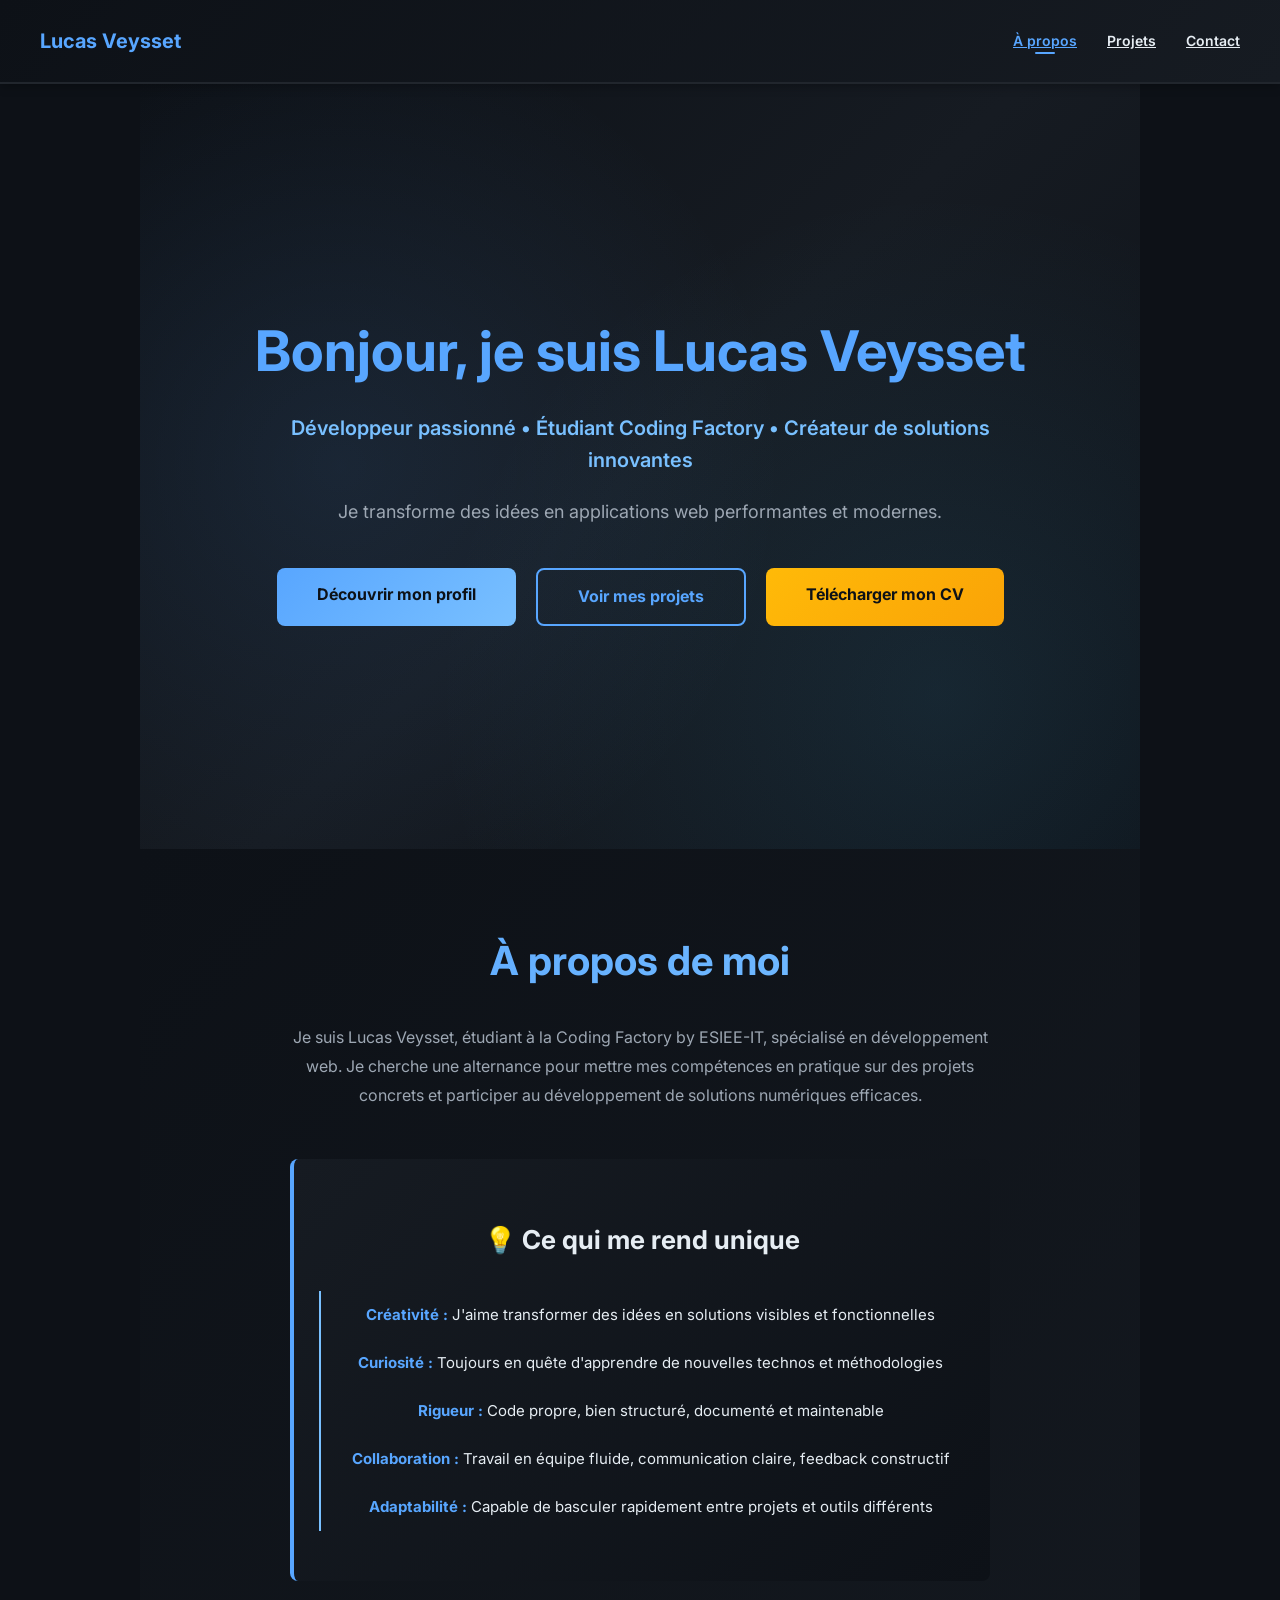
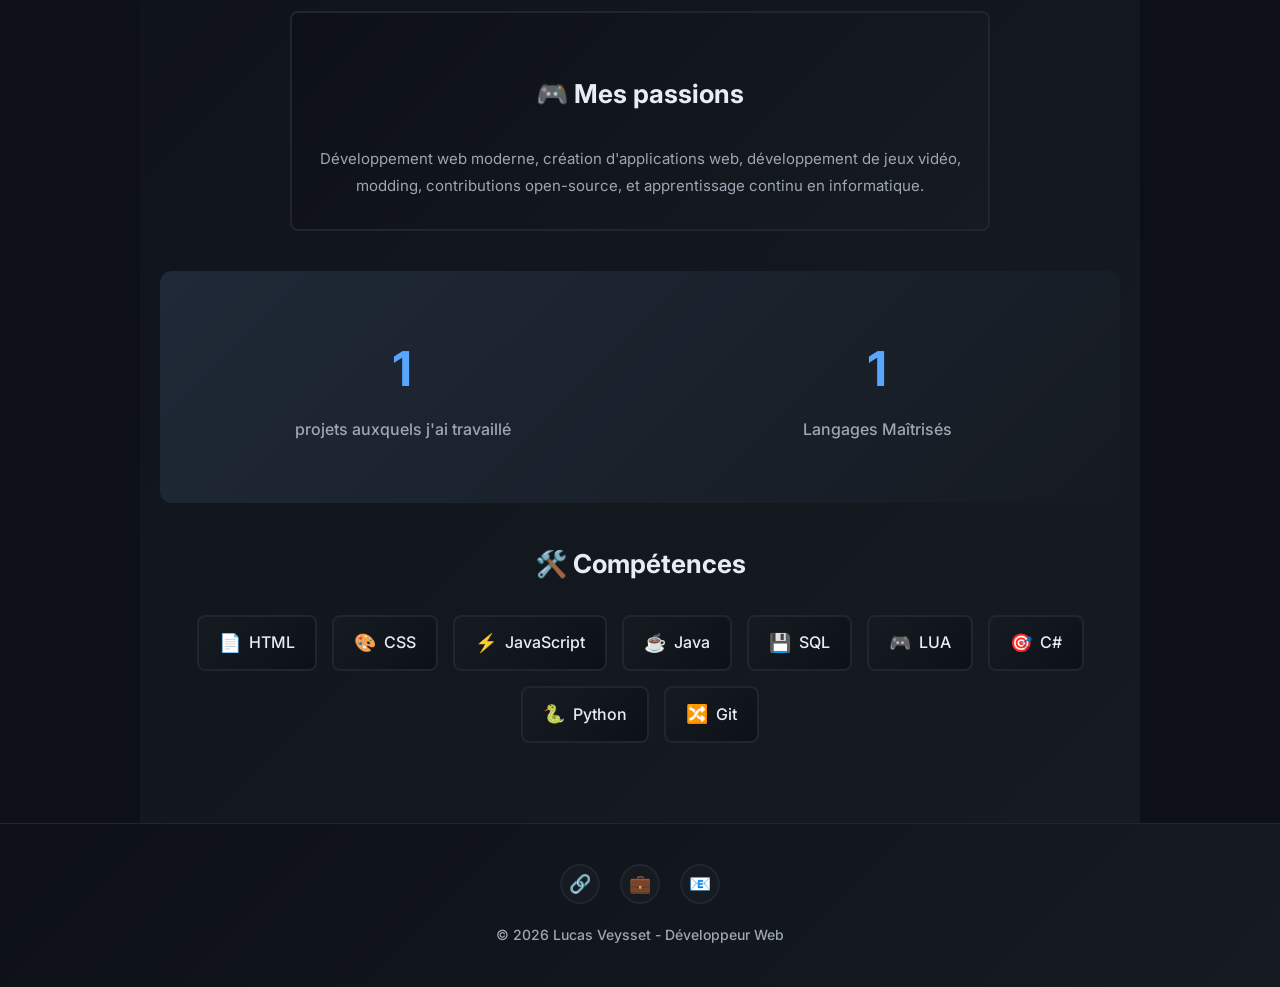
<file: docs/index.html>
<!DOCTYPE html>
<html lang="fr">
<head>
    <meta charset="UTF-8">
    <title>Lucas Veysset | Développeur Web</title>
    <meta name="viewport" content="width=device-width, initial-scale=1.0">
    <meta name="description" content="Portfolio de Lucas Veysset, développeur web. Projets, compétences et contact.">
    <link rel="stylesheet" href="style.css">
    <link href="https://fonts.googleapis.com/css2?family=Inter:wght@400;600;700&display=swap" rel="stylesheet">
</head>
<body>

    <!-- Navigation -->
    <header>
        <nav>
            <h1>Lucas Veysset</h1>
            <ul>
                <li><a href="#about">À propos</a></li>
                <li><a href="projets.html">Projets</a></li>
                <li><a href="contact.html">Contact</a></li>
            </ul>
            <div class="hamburger">
                <span></span>
                <span></span>
                <span></span>
            </div>
        </nav>
    </header>

<section id="hero" aria-label="Présentation principale">
    <div class="hero-content">
        <h2>Bonjour, je suis Lucas Veysset</h2>
        <p class="hero-subtitle">Développeur passionné • Étudiant Coding Factory • Créateur de solutions innovantes</p>
        <p class="hero-description">
            Je transforme des idées en applications web performantes et modernes.
        </p>
        <div class="hero-buttons">
            <a href="#about" class="btn btn-primary">Découvrir mon profil</a>
            <a href="projets.html" class="btn btn-secondary">Voir mes projets</a>
            <a href="Assets/CV-Lucas Veysset.pdf" class="btn btn-download" download>Télécharger mon CV</a>
        </div>
    </div>
</section>

    <!-- À propos -->
    <section id="about" aria-label="À propos de Lucas Veysset">
        <div class="about-content">
            <h2>À propos de moi</h2>
            <p class="about-text">
            Je suis Lucas Veysset, étudiant à la Coding Factory by ESIEE-IT, spécialisé en développement web. Je cherche une alternance pour mettre mes compétences en pratique sur des projets concrets et participer au développement de solutions numériques efficaces.
            </p>

            <!-- Soft Skills & Passions -->
            <div class="soft-skills">
                <h3>💡 Ce qui me rend unique</h3>
                <ul class="traits-list">
                    <li><strong>Créativité :</strong> J'aime transformer des idées en solutions visibles et fonctionnelles</li>
                    <li><strong>Curiosité :</strong> Toujours en quête d'apprendre de nouvelles technos et méthodologies</li>
                    <li><strong>Rigueur :</strong> Code propre, bien structuré, documenté et maintenable</li>
                    <li><strong>Collaboration :</strong> Travail en équipe fluide, communication claire, feedback constructif</li>
                    <li><strong>Adaptabilité :</strong> Capable de basculer rapidement entre projets et outils différents</li>
                </ul>
            </div>

            <!-- Passions -->
            <div class="passions">
                <h3>🎮 Mes passions</h3>
                <p>Développement web moderne, création d'applications web, développement de jeux vidéo, modding, contributions open-source, et apprentissage continu en informatique.</p>
            </div>

            <!-- Stats -->
            <div class="stats">
                <div class="stat-item">
                    <span class="counter-value" data-target="8">0</span>
                    <span class="stat-label">projets auxquels j'ai travaillé</span>
                </div>
                <div class="stat-item">
                    <span class="counter-value" data-target="9">0</span>
                    <span class="stat-label">Langages Maîtrisés</span>
                </div>
            </div>
            
            <h3>🛠️ Compétences</h3>
            <ul class="skills-list"> 
                <li><span class="skill-icon">📄</span>HTML</li>
                <li><span class="skill-icon">🎨</span>CSS</li>
                <li><span class="skill-icon">⚡</span>JavaScript</li>
                <li><span class="skill-icon">☕</span>Java</li>
                <li><span class="skill-icon">💾</span>SQL</li>
                <li><span class="skill-icon">🎮</span>LUA</li>
                <li><span class="skill-icon">🎯</span>C#</li>
                <li><span class="skill-icon">🐍</span>Python</li>
                <li><span class="skill-icon">🔀</span>Git</li>
            </ul>
        </div>
    </section>

    <!-- Footer -->
    <footer>
        <div class="footer-content">
            <div class="social-links">
                <a href="https://github.com/repos" target="_blank" title="GitHub">🔗</a>
                <a href="https://www.linkedin.com/in/lucasveysset" target="_blank" title="LinkedIn">💼</a>
                <a href="mailto:lucasveysset1@gmail.com" title="Email">📧</a>
            </div>
            <p>&copy; 2026 Lucas Veysset - Développeur Web</p>
        </div>
    </footer>

    <!-- Back to Top Button -->
    <button id="backToTop" title="Retour en haut" aria-label="Retourner vers le haut de la page">↑</button>

    <script src="script.js"></script>
</body>
</html>
</file>
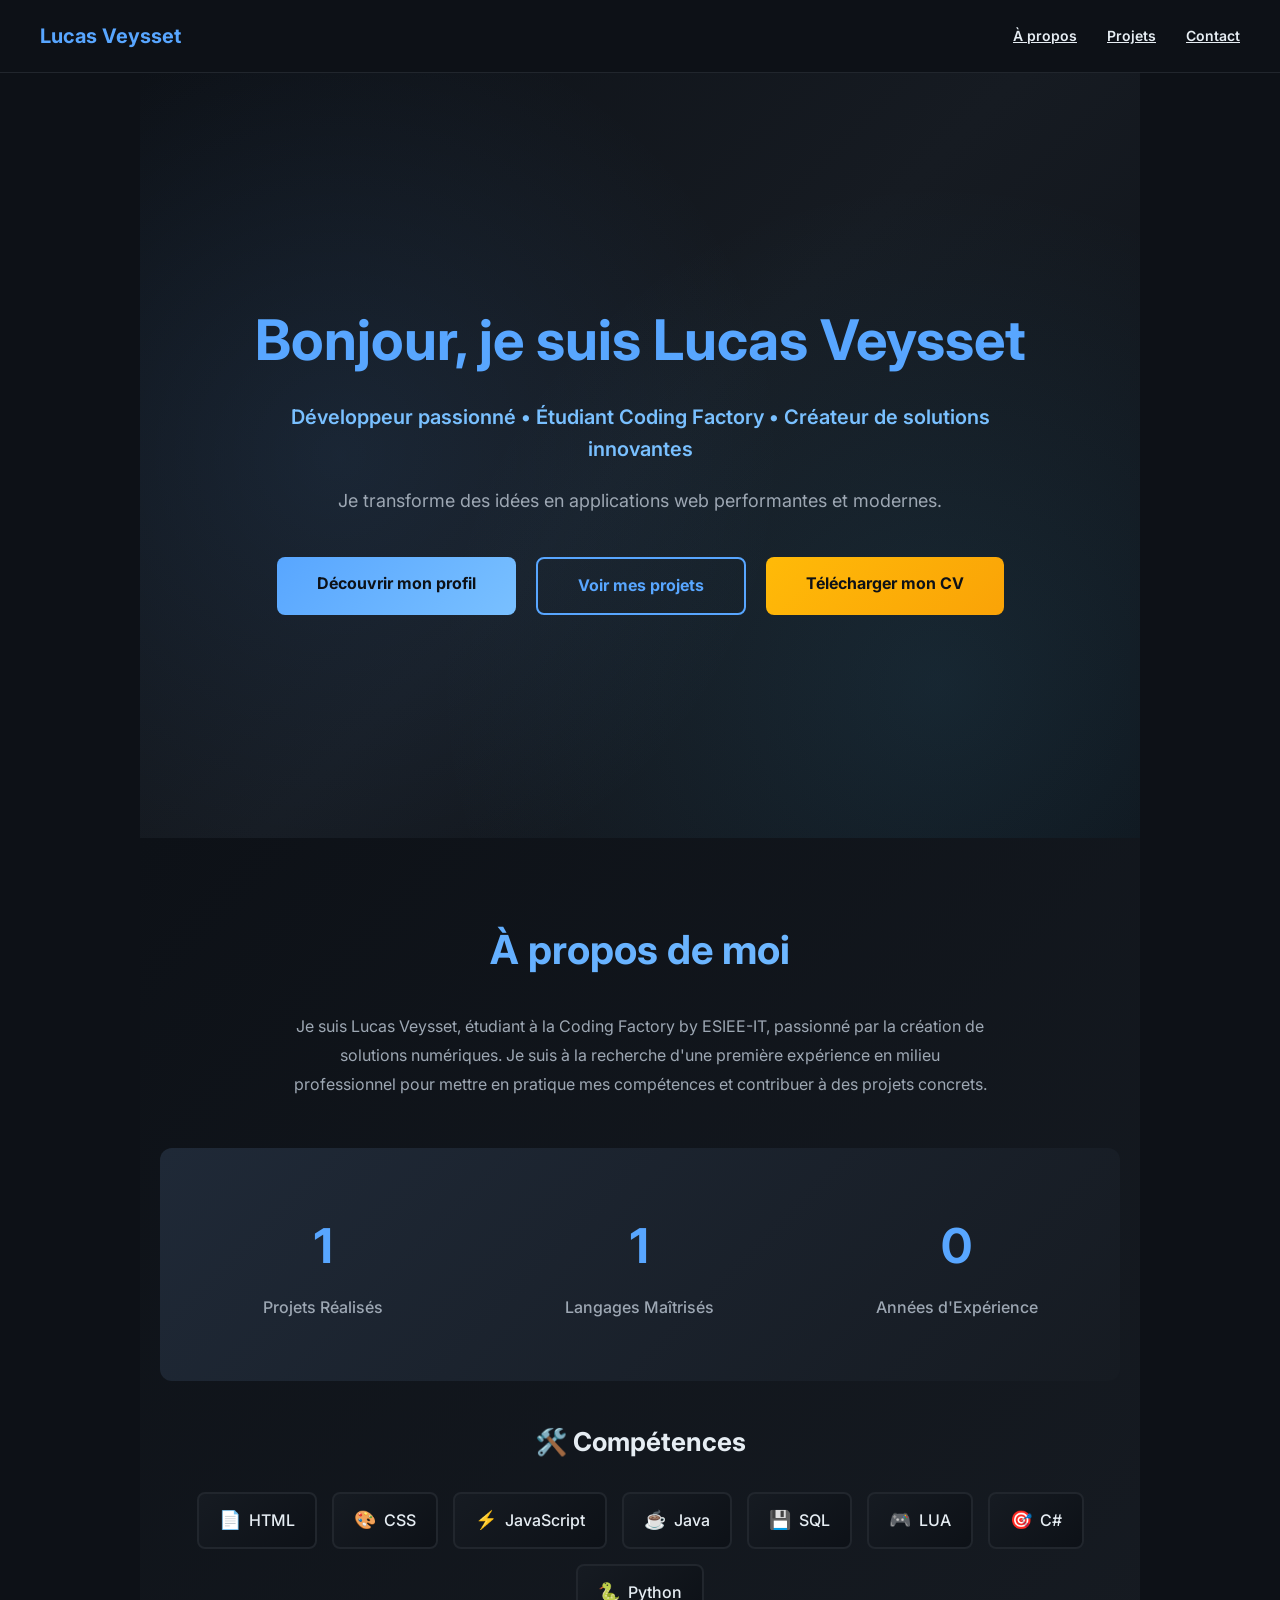
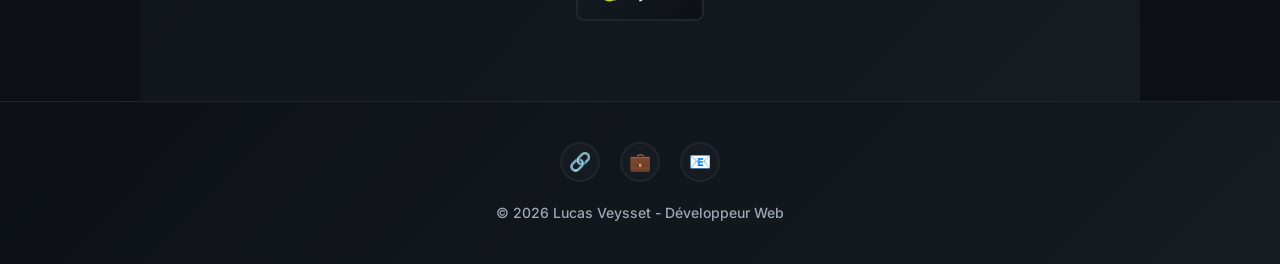
<file: Code/Html/index.html>
<!DOCTYPE html>
<html lang="fr">
<head>
    <meta charset="UTF-8">
    <title>Lucas Veysset | Développeur Web</title>
    <meta name="viewport" content="width=device-width, initial-scale=1.0">
    <meta name="description" content="Portfolio de Lucas Veysset, développeur web. Projets, compétences et contact.">
    <link rel="stylesheet" href="../CSS/style.css">
    <link href="https://fonts.googleapis.com/css2?family=Inter:wght@400;600;700&display=swap" rel="stylesheet">
</head>
<body>

    <!-- Navigation -->
    <header>
        <nav>
            <h1>Lucas Veysset</h1>
            <ul>
                <li><a href="#about">À propos</a></li>
                <li><a href="projets.html">Projets</a></li>
                <li><a href="contact.html">Contact</a></li>
            </ul>
            <div class="hamburger">
                <span></span>
                <span></span>
                <span></span>
            </div>
        </nav>
    </header>

<section id="hero">
    <div class="hero-content">
        <h2>Bonjour, je suis Lucas Veysset</h2>
        <p class="hero-subtitle">Développeur passionné • Étudiant Coding Factory • Créateur de solutions innovantes</p>
        <p class="hero-description">
            Je transforme des idées en applications web performantes et modernes.
        </p>
        <div class="hero-buttons">
            <a href="#about" class="btn btn-primary">Découvrir mon profil</a>
            <a href="projets.html" class="btn btn-secondary">Voir mes projets</a>
            <a href="../Assets/CV.pdf" class="btn btn-download" download>Télécharger mon CV</a>
        </div>
    </div>
</section>

    <!-- À propos -->
    <section id="about">
        <div class="about-content">
            <h2>À propos de moi</h2>
            <p class="about-text">
                Je suis Lucas Veysset,  étudiant à la Coding Factory by ESIEE-IT, passionné par la création de solutions numériques. Je suis à la recherche d'une première expérience en milieu professionnel pour mettre en pratique mes compétences et contribuer à des projets concrets.
            </p>

            <!-- Stats -->
            <div class="stats">
                <div class="stat-item">
                    <span class="counter-value" data-target="6">0</span>
                    <span class="stat-label">Projets Réalisés</span>
                </div>
                <div class="stat-item">
                    <span class="counter-value" data-target="8">0</span>
                    <span class="stat-label">Langages Maîtrisés</span>
                </div>
                <div class="stat-item">
                    <span class="counter-value" data-target="0">0</span>
                    <span class="stat-label">Années d'Expérience</span>
                </div>
            </div>
            
            <h3>🛠️ Compétences</h3>
            <ul class="skills-list"> 
                <li><span class="skill-icon">📄</span>HTML</li>
                <li><span class="skill-icon">🎨</span>CSS</li>
                <li><span class="skill-icon">⚡</span>JavaScript</li>
                <li><span class="skill-icon">☕</span>Java</li>
                <li><span class="skill-icon">💾</span>SQL</li>
                <li><span class="skill-icon">🎮</span>LUA</li>
                <li><span class="skill-icon">🎯</span>C#</li>
                <li><span class="skill-icon">🐍</span>Python</li>
            </ul>
        </div>
    </section>

    <!-- Footer -->
    <footer>
        <div class="footer-content">
            <div class="social-links">
                <a href="https://github.com/repos" target="_blank" title="GitHub">🔗</a>
                <a href="https://www.linkedin.com/in/lucasveysset" target="_blank" title="LinkedIn">💼</a>
                <a href="mailto:lucasveysset1@gmail.com" title="Email">📧</a>
            </div>
            <p>&copy; 2026 Lucas Veysset - Développeur Web</p>
        </div>
    </footer>

    <!-- Back to Top Button -->
    <button id="backToTop" title="Retour en haut">↑</button>

    <script src="../JS/script.js"></script>
</body>
</html>
</file>
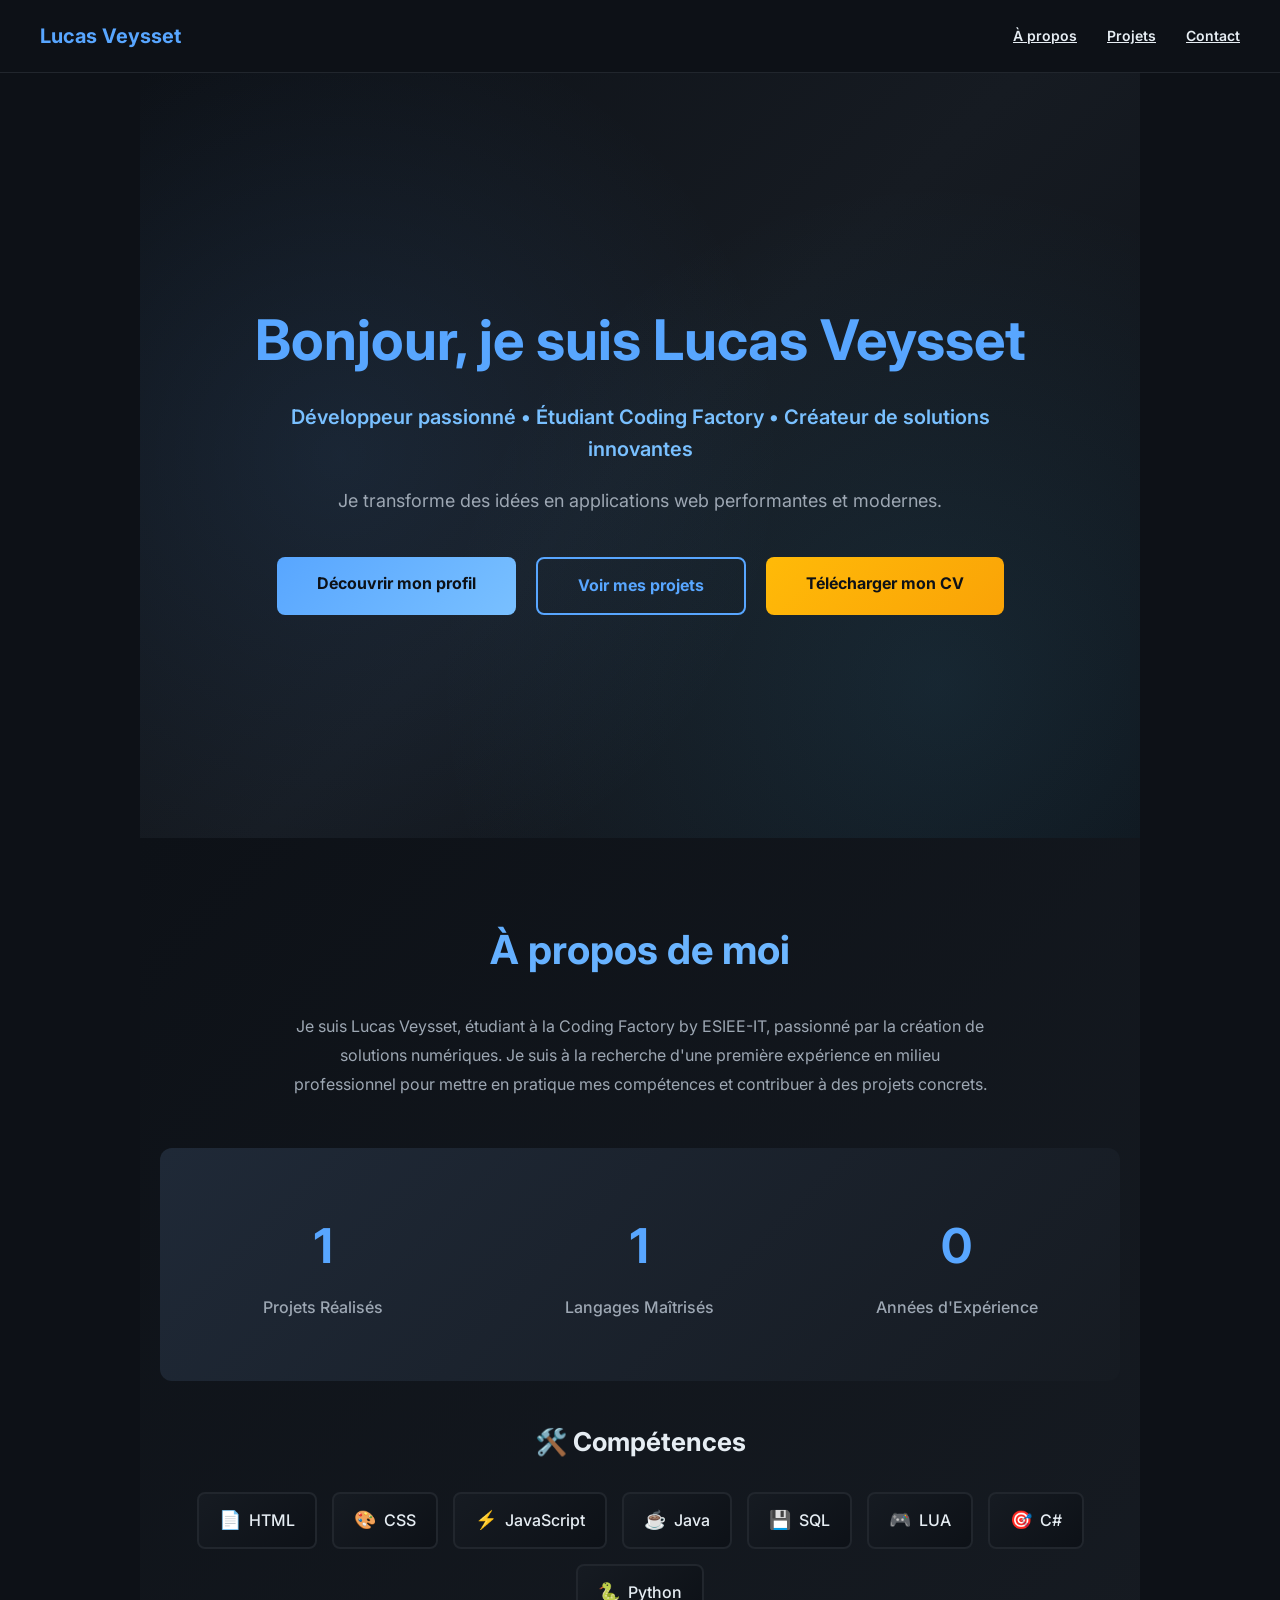
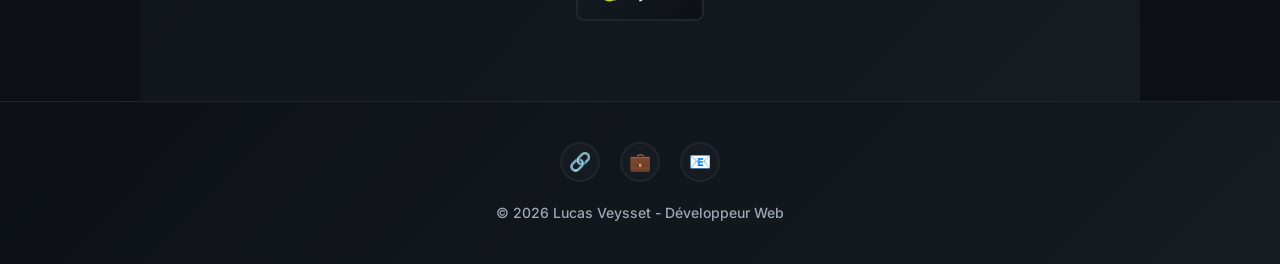
<file: docs/Code/Html/index.html>
<!DOCTYPE html>
<html lang="fr">
<head>
    <meta charset="UTF-8">
    <title>Lucas Veysset | Développeur Web</title>
    <meta name="viewport" content="width=device-width, initial-scale=1.0">
    <meta name="description" content="Portfolio de Lucas Veysset, développeur web. Projets, compétences et contact.">
    <link rel="stylesheet" href="../CSS/style.css">
    <link href="https://fonts.googleapis.com/css2?family=Inter:wght@400;600;700&display=swap" rel="stylesheet">
</head>
<body>

    <!-- Navigation -->
    <header>
        <nav>
            <h1>Lucas Veysset</h1>
            <ul>
                <li><a href="#about">À propos</a></li>
                <li><a href="projets.html">Projets</a></li>
                <li><a href="contact.html">Contact</a></li>
            </ul>
            <div class="hamburger">
                <span></span>
                <span></span>
                <span></span>
            </div>
        </nav>
    </header>

<section id="hero">
    <div class="hero-content">
        <h2>Bonjour, je suis Lucas Veysset</h2>
        <p class="hero-subtitle">Développeur passionné • Étudiant Coding Factory • Créateur de solutions innovantes</p>
        <p class="hero-description">
            Je transforme des idées en applications web performantes et modernes.
        </p>
        <div class="hero-buttons">
            <a href="#about" class="btn btn-primary">Découvrir mon profil</a>
            <a href="projets.html" class="btn btn-secondary">Voir mes projets</a>
            <a href="../Assets/CV.pdf" class="btn btn-download" download>Télécharger mon CV</a>
        </div>
    </div>
</section>

    <!-- À propos -->
    <section id="about">
        <div class="about-content">
            <h2>À propos de moi</h2>
            <p class="about-text">
                Je suis Lucas Veysset,  étudiant à la Coding Factory by ESIEE-IT, passionné par la création de solutions numériques. Je suis à la recherche d'une première expérience en milieu professionnel pour mettre en pratique mes compétences et contribuer à des projets concrets.
            </p>

            <!-- Stats -->
            <div class="stats">
                <div class="stat-item">
                    <span class="counter-value" data-target="7">0</span>
                    <span class="stat-label">Projets Réalisés</span>
                </div>
                <div class="stat-item">
                    <span class="counter-value" data-target="8">0</span>
                    <span class="stat-label">Langages Maîtrisés</span>
                </div>
                <div class="stat-item">
                    <span class="counter-value" data-target="0">0</span>
                    <span class="stat-label">Années d'Expérience</span>
                </div>
            </div>
            
            <h3>🛠️ Compétences</h3>
            <ul class="skills-list"> 
                <li><span class="skill-icon">📄</span>HTML</li>
                <li><span class="skill-icon">🎨</span>CSS</li>
                <li><span class="skill-icon">⚡</span>JavaScript</li>
                <li><span class="skill-icon">☕</span>Java</li>
                <li><span class="skill-icon">💾</span>SQL</li>
                <li><span class="skill-icon">🎮</span>LUA</li>
                <li><span class="skill-icon">🎯</span>C#</li>
                <li><span class="skill-icon">🐍</span>Python</li>
            </ul>
        </div>
    </section>

    <!-- Footer -->
    <footer>
        <div class="footer-content">
            <div class="social-links">
                <a href="https://github.com/repos" target="_blank" title="GitHub">🔗</a>
                <a href="https://www.linkedin.com/in/lucasveysset" target="_blank" title="LinkedIn">💼</a>
                <a href="mailto:lucasveysset1@gmail.com" title="Email">📧</a>
            </div>
            <p>&copy; 2026 Lucas Veysset - Développeur Web</p>
        </div>
    </footer>

    <!-- Back to Top Button -->
    <button id="backToTop" title="Retour en haut">↑</button>

    <script src="../JS/script.js"></script>
</body>
</html>
</file>
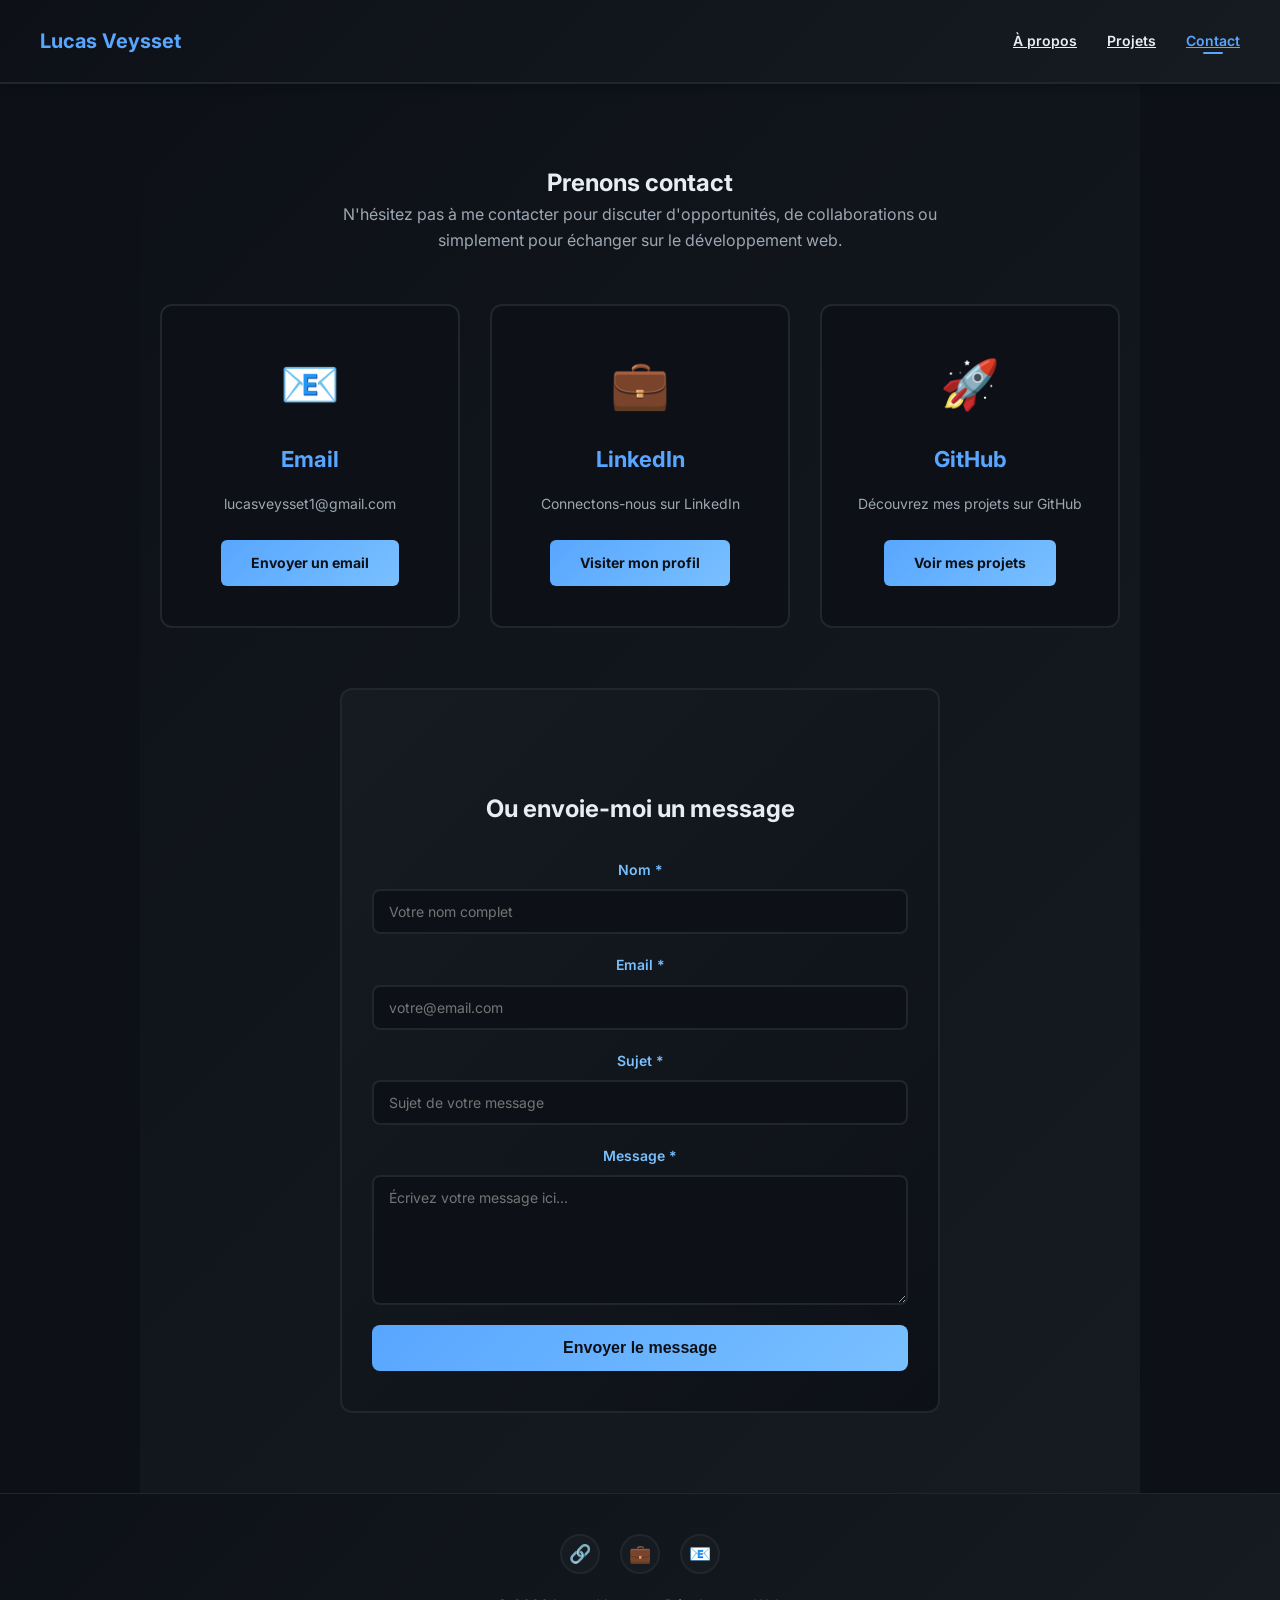
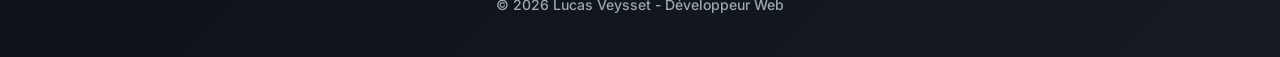
<file: docs/contact.html>
<!DOCTYPE html>
<html lang="fr">
<head>
    <meta charset="UTF-8">
    <title>Contact | Lucas Veysset</title>
    <meta name="viewport" content="width=device-width, initial-scale=1.0">
    <meta name="description" content="Me contacter - Lucas Veysset, développeur web.">
    <link rel="stylesheet" href="style.css">
    <link href="https://fonts.googleapis.com/css2?family=Inter:wght@400;600;700&display=swap" rel="stylesheet">
</head>
<body>

    <!-- Navigation -->
    <header>
        <nav>
            <h1>Lucas Veysset</h1>
            <ul>
                <li><a href="index.html">À propos</a></li>
                <li><a href="projets.html">Projets</a></li>
                <li><a href="contact.html">Contact</a></li>
            </ul>
            <div class="hamburger">
                <span></span>
                <span></span>
                <span></span>
            </div>
        </nav>
    </header>

    <!-- Contact -->
    <section id="contact" aria-label="Me contacter">
        <h2>Prenons contact</h2>
        <p class="intro-text">N'hésitez pas à me contacter pour discuter d'opportunités, de collaborations ou simplement pour échanger sur le développement web.</p>
        
        <div class="contact-container">
            <div class="contact-card">
                <div class="contact-icon">📧</div>
                <h3>Email</h3>
                <p>lucasveysset1@gmail.com</p>
                <a href="mailto:lucasveysset1@gmail.com" class="contact-btn">Envoyer un email</a>
            </div>
            
            <div class="contact-card">
                <div class="contact-icon">💼</div>
                <h3>LinkedIn</h3>
                <p>Connectons-nous sur LinkedIn</p>
                <a href="https://www.linkedin.com/in/lucasveysset" target="_blank" class="contact-btn">Visiter mon profil</a>
            </div>
            
            <div class="contact-card">
                <div class="contact-icon">🚀</div>
                <h3>GitHub</h3>
                <p>Découvrez mes projets sur GitHub</p>
                <a href="https://github.com/repos" target="_blank" class="contact-btn">Voir mes projets</a>
            </div>
        </div>

        <!-- Formulaire de Contact -->
        <div class="form-section">
            <h2 style="margin-top: 60px;">Ou envoie-moi un message</h2>
            <form id="contactForm" class="contact-form" action="https://formspree.io/f/mreanwvn" method="POST">
                <div class="form-group">
                    <label for="name" aria-label="Votre nom">Nom *</label>
                    <input type="text" id="name" name="name" required placeholder="Votre nom complet" aria-required="true">
                </div>

                <div class="form-group">
                    <label for="email" aria-label="Votre email">Email *</label>
                    <input type="email" id="email" name="email" required placeholder="votre@email.com" aria-required="true">
                </div>

                <div class="form-group">
                    <label for="subject" aria-label="Sujet du message">Sujet *</label>
                    <input type="text" id="subject" name="subject" required placeholder="Sujet de votre message" aria-required="true">
                </div>

                <div class="form-group">
                    <label for="message" aria-label="Votre message">Message *</label>
                    <textarea id="message" name="message" rows="6" required placeholder="Écrivez votre message ici..." aria-required="true"></textarea>
                </div>

                <button type="submit" class="btn btn-primary" aria-label="Envoyer le formulaire">Envoyer le message</button>
            </form>
        </div>
    </section>

    <!-- Footer -->
    <footer>
        <div class="footer-content">
            <div class="social-links">
                <a href="https://github.com/repos"     target="_blank" title="GitHub">🔗</a>
                <a href="https://www.linkedin.com/in/lucasveysset" target="_blank" title="LinkedIn">💼</a>
                <a href="mailto:lucasveysset1@gmail.com" title="Email">📧</a>
            </div>
            <p>&copy; 2026 Lucas Veysset - Développeur Web</p>
        </div>
    </footer>

    <!-- Back to Top Button -->
    <button id="backToTop" title="Retour en haut" aria-label="Retourner vers le haut de la page">↑</button>

    <script src="script.js"></script>
</body>
</html>
</file>
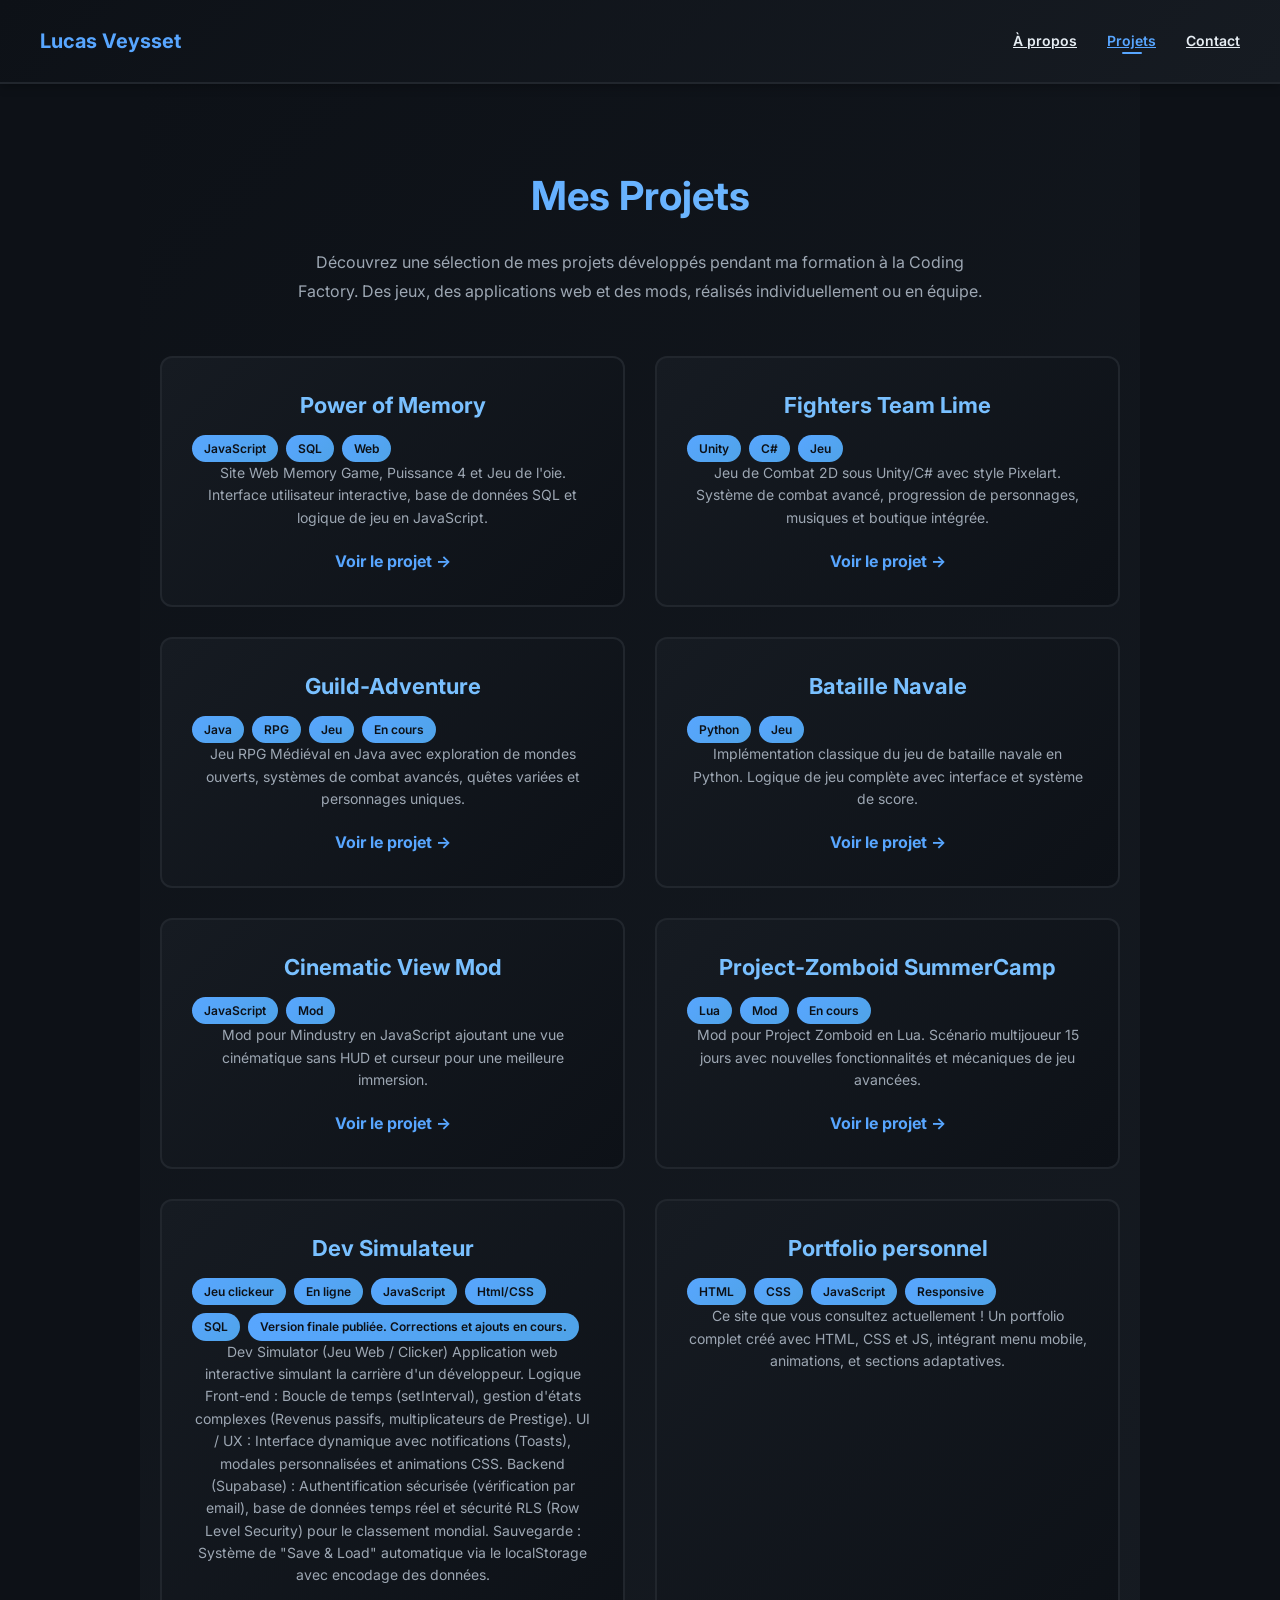
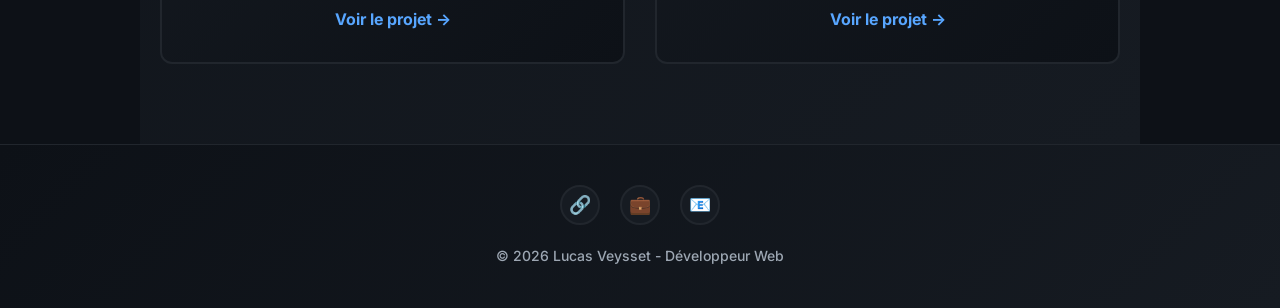
<file: docs/projets.html>
<!DOCTYPE html>
<html lang="fr">

<head>
    <meta charset="UTF-8">
    <title>Projets | Lucas Veysset</title>
    <meta name="viewport" content="width=device-width, initial-scale=1.0">
    <meta name="description" content="Mes projets - Lucas Veysset, développeur web.">
    <link rel="stylesheet" href="style.css">
    <link href="https://fonts.googleapis.com/css2?family=Inter:wght@400;600;700&display=swap" rel="stylesheet">
</head>

<body>

    <!-- Navigation -->
    <header>
        <nav>
            <h1>Lucas Veysset</h1>
            <ul>
                <li><a href="index.html">À propos</a></li>
                <li><a href="projets.html">Projets</a></li>
                <li><a href="contact.html">Contact</a></li>
            </ul>
            <div class="hamburger">
                <span></span>
                <span></span>
                <span></span>
            </div>
        </nav>
    </header>

    <!-- Projets -->
    <section id="projects" aria-label="Mes projets réalisés">
        <h2>Mes Projets</h2>
        <p class="projects-intro">Découvrez une sélection de mes projets développés pendant ma formation à la Coding
            Factory. Des jeux, des applications web et des mods, réalisés individuellement ou en équipe.</p>

        <div class="projects-grid">
            <article class="project-card">
                <div class="project-header">
                    <h3>Power of Memory</h3>
                    <div class="project-tags">
                        <span class="tag">JavaScript</span>
                        <span class="tag">SQL</span>
                        <span class="tag">Web</span>
                    </div>
                </div>
                <p class="project-description">Site Web Memory Game, Puissance 4 et Jeu de l'oie. Interface utilisateur
                    interactive, base de données SQL et logique de jeu en JavaScript.</p>
                <a href="https://github.com/matheosalvador/Memory/tree/main" target="_blank" class="project-link">Voir
                    le projet →</a>
            </article>

            <article class="project-card">
                <div class="project-header">
                    <h3>Fighters Team Lime</h3>
                    <div class="project-tags">
                        <span class="tag">Unity</span>
                        <span class="tag">C#</span>
                        <span class="tag">Jeu</span>
                    </div>
                </div>
                <p class="project-description">Jeu de Combat 2D sous Unity/C# avec style Pixelart. Système de combat
                    avancé, progression de personnages, musiques et boutique intégrée.</p>
                <a href="https://github.com/ZRThom/Fighter-LIME-TEAM" target="_blank" class="project-link">Voir le
                    projet →</a>
            </article>

            <article class="project-card">
                <div class="project-header">
                    <h3>Guild-Adventure</h3>
                    <div class="project-tags">
                        <span class="tag">Java</span>
                        <span class="tag">RPG</span>
                        <span class="tag">Jeu</span>
                        <span class="tag">En cours</span>
                    </div>
                </div>
                <p class="project-description">Jeu RPG Médiéval en Java avec exploration de mondes ouverts, systèmes de
                    combat avancés, quêtes variées et personnages uniques.</p>
                <a href="https://github.com/matheosalvador/Guild-Adventure" target="_blank" class="project-link">Voir le
                    projet →</a>
            </article>

            <article class="project-card">
                <div class="project-header">
                    <h3>Bataille Navale</h3>
                    <div class="project-tags">
                        <span class="tag">Python</span>
                        <span class="tag">Jeu</span>
                    </div>
                </div>
                <p class="project-description">Implémentation classique du jeu de bataille navale en Python. Logique de
                    jeu complète avec interface et système de score.</p>
                <a href="https://github.com/LucasVe95/bataille-navale" target="_blank" class="project-link">Voir le
                    projet →</a>
            </article>

            <article class="project-card">
                <div class="project-header">
                    <h3>Cinematic View Mod</h3>
                    <div class="project-tags">
                        <span class="tag">JavaScript</span>
                        <span class="tag">Mod</span>
                    </div>
                </div>
                <p class="project-description">Mod pour Mindustry en JavaScript ajoutant une vue cinématique sans HUD et
                    curseur pour une meilleure immersion.</p>
                <a href="https://github.com/LucasVe95/Cinematic-View-Mod-Mindustry" target="_blank"
                    class="project-link">Voir le projet →</a>
            </article>

            <article class="project-card">
                <div class="project-header">
                    <h3>Project-Zomboid SummerCamp</h3>
                    <div class="project-tags">
                        <span class="tag">Lua</span>
                        <span class="tag">Mod</span>
                        <span class="tag">En cours</span>
                    </div>
                </div>
                <p class="project-description">Mod pour Project Zomboid en Lua. Scénario multijoueur 15 jours avec
                    nouvelles fonctionnalités et mécaniques de jeu avancées.</p>
                <a href="https://github.com/LucasVe95/Project-Zomboid-SummerCamp" target="_blank"
                    class="project-link">Voir le projet →</a>
            </article>

            <article class="project-card">
                <div class="project-header">
                    <h3>Dev Simulateur</h3>
                    <div class="project-tags">
                        <span class="tag">Jeu clickeur</span>
                        <span class="tag">En ligne</span>
                        <span class="tag">JavaScript</span>
                        <span class="tag">Html/CSS</span>
                        <span class="tag">SQL</span>
                        <span class="tag">Version finale publiée. Corrections et ajouts en cours.</span>
                    </div>
                </div>
                <p class="project-description"> Dev Simulator (Jeu Web / Clicker)
                    Application web interactive simulant la carrière d'un développeur.
                    Logique Front-end : Boucle de temps (setInterval), gestion d'états complexes (Revenus passifs,
                    multiplicateurs de Prestige).
                    UI / UX : Interface dynamique avec notifications (Toasts), modales personnalisées et animations CSS.
                    Backend (Supabase) : Authentification sécurisée (vérification par email), base de données temps réel
                    et sécurité RLS (Row Level Security) pour le classement mondial.
                    Sauvegarde : Système de "Save & Load" automatique via le localStorage avec encodage des données.</p>
                <a href=" https://dev-simulator.netlify.app/" target="_blank" class="project-link">Voir le projet →</a>
            </article>

            <!-- Portfolio itself -->
            <article class="project-card">
                <div class="project-header">
                    <h3>Portfolio personnel</h3>
                    <div class="project-tags">
                        <span class="tag">HTML</span>
                        <span class="tag">CSS</span>
                        <span class="tag">JavaScript</span>
                        <span class="tag">Responsive</span>
                    </div>
                </div>
                <p class="project-description">Ce site que vous consultez actuellement ! Un portfolio complet créé avec
                    HTML, CSS et JS, intégrant menu mobile, animations, et sections adaptatives.</p>
                <a href="https://lucasve95.github.io/portfolio-/" target="_blank" class="project-link">Voir le projet
                    →</a>
            </article>

        </div>
    </section>

    <!-- Footer -->
    <footer>
        <div class="footer-content">
            <div class="social-links">
                <a href="https://github.com/repos" target="_blank" title="GitHub">🔗</a>
                <a href="https://www.linkedin.com/in/lucasveysset" target="_blank" title="LinkedIn">💼</a>
                <a href="mailto:lucasveysset1@gmail.com" title="Email">📧</a>
            </div>
            <p>&copy; 2026 Lucas Veysset - Développeur Web</p>
        </div>
    </footer>

    <!-- Back to Top Button -->
    <button id="backToTop" title="Retour en haut" aria-label="Retourner vers le haut de la page">↑</button>

    <script src="script.js"></script>
</body>

</html>
</file>
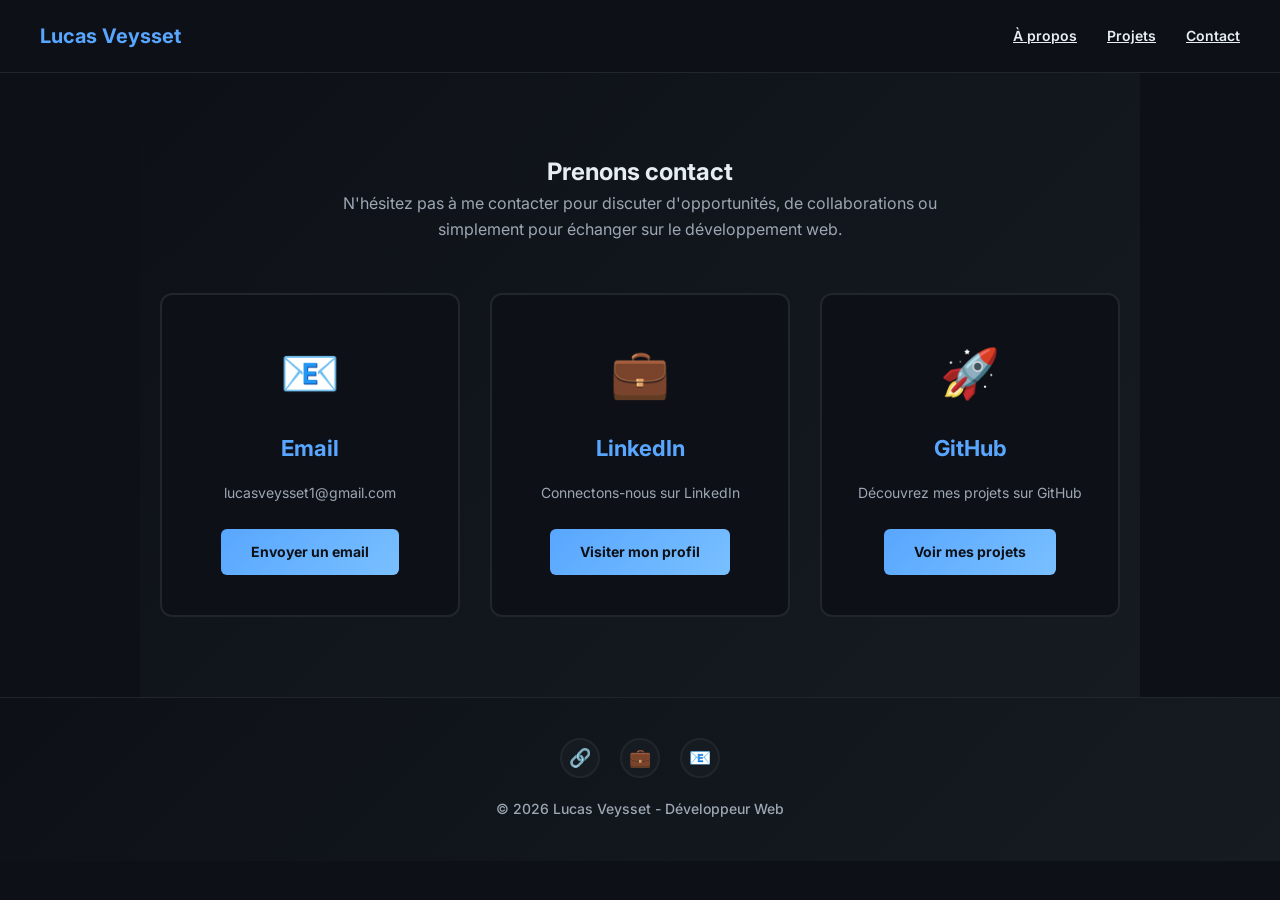
<file: Code/Html/contact.html>
<!DOCTYPE html>
<html lang="fr">
<head>
    <meta charset="UTF-8">
    <title>Contact | Lucas Veysset</title>
    <meta name="viewport" content="width=device-width, initial-scale=1.0">
    <meta name="description" content="Me contacter - Lucas Veysset, développeur web.">
    <link rel="stylesheet" href="../CSS/style.css">
    <link href="https://fonts.googleapis.com/css2?family=Inter:wght@400;600;700&display=swap" rel="stylesheet">
</head>
<body>

    <!-- Navigation -->
    <header>
        <nav>
            <h1>Lucas Veysset</h1>
            <ul>
                <li><a href="index.html">À propos</a></li>
                <li><a href="projets.html">Projets</a></li>
                <li><a href="contact.html">Contact</a></li>
            </ul>
            <div class="hamburger">
                <span></span>
                <span></span>
                <span></span>
            </div>
        </nav>
    </header>

    <!-- Contact -->
    <section id="contact">
        <h2>Prenons contact</h2>
        <p class="intro-text">N'hésitez pas à me contacter pour discuter d'opportunités, de collaborations ou simplement pour échanger sur le développement web.</p>
        
        <div class="contact-container">
            <div class="contact-card">
                <div class="contact-icon">📧</div>
                <h3>Email</h3>
                <p>lucasveysset1@gmail.com</p>
                <a href="mailto:lucasveysset1@gmail.com" class="contact-btn">Envoyer un email</a>
            </div>
            
            <div class="contact-card">
                <div class="contact-icon">💼</div>
                <h3>LinkedIn</h3>
                <p>Connectons-nous sur LinkedIn</p>
                <a href="https://www.linkedin.com/in/lucasveysset" target="_blank" class="contact-btn">Visiter mon profil</a>
            </div>
            
            <div class="contact-card">
                <div class="contact-icon">🚀</div>
                <h3>GitHub</h3>
                <p>Découvrez mes projets sur GitHub</p>
                <a href="https://github.com/repos" target="_blank" class="contact-btn">Voir mes projets</a>
            </div>
        </div>
    </section>

    <!-- Footer -->
    <footer>
        <div class="footer-content">
            <div class="social-links">
                <a href="https://github.com/repos"     target="_blank" title="GitHub">🔗</a>
                <a href="https://www.linkedin.com/in/lucasveysset" target="_blank" title="LinkedIn">💼</a>
                <a href="mailto:lucasveysset1@gmail.com" title="Email">📧</a>
            </div>
            <p>&copy; 2026 Lucas Veysset - Développeur Web</p>
        </div>
    </footer>

    <!-- Back to Top Button -->
    <button id="backToTop" title="Retour en haut">↑</button>

    <script src="../JS/script.js"></script>
</body>
</html>
</file>
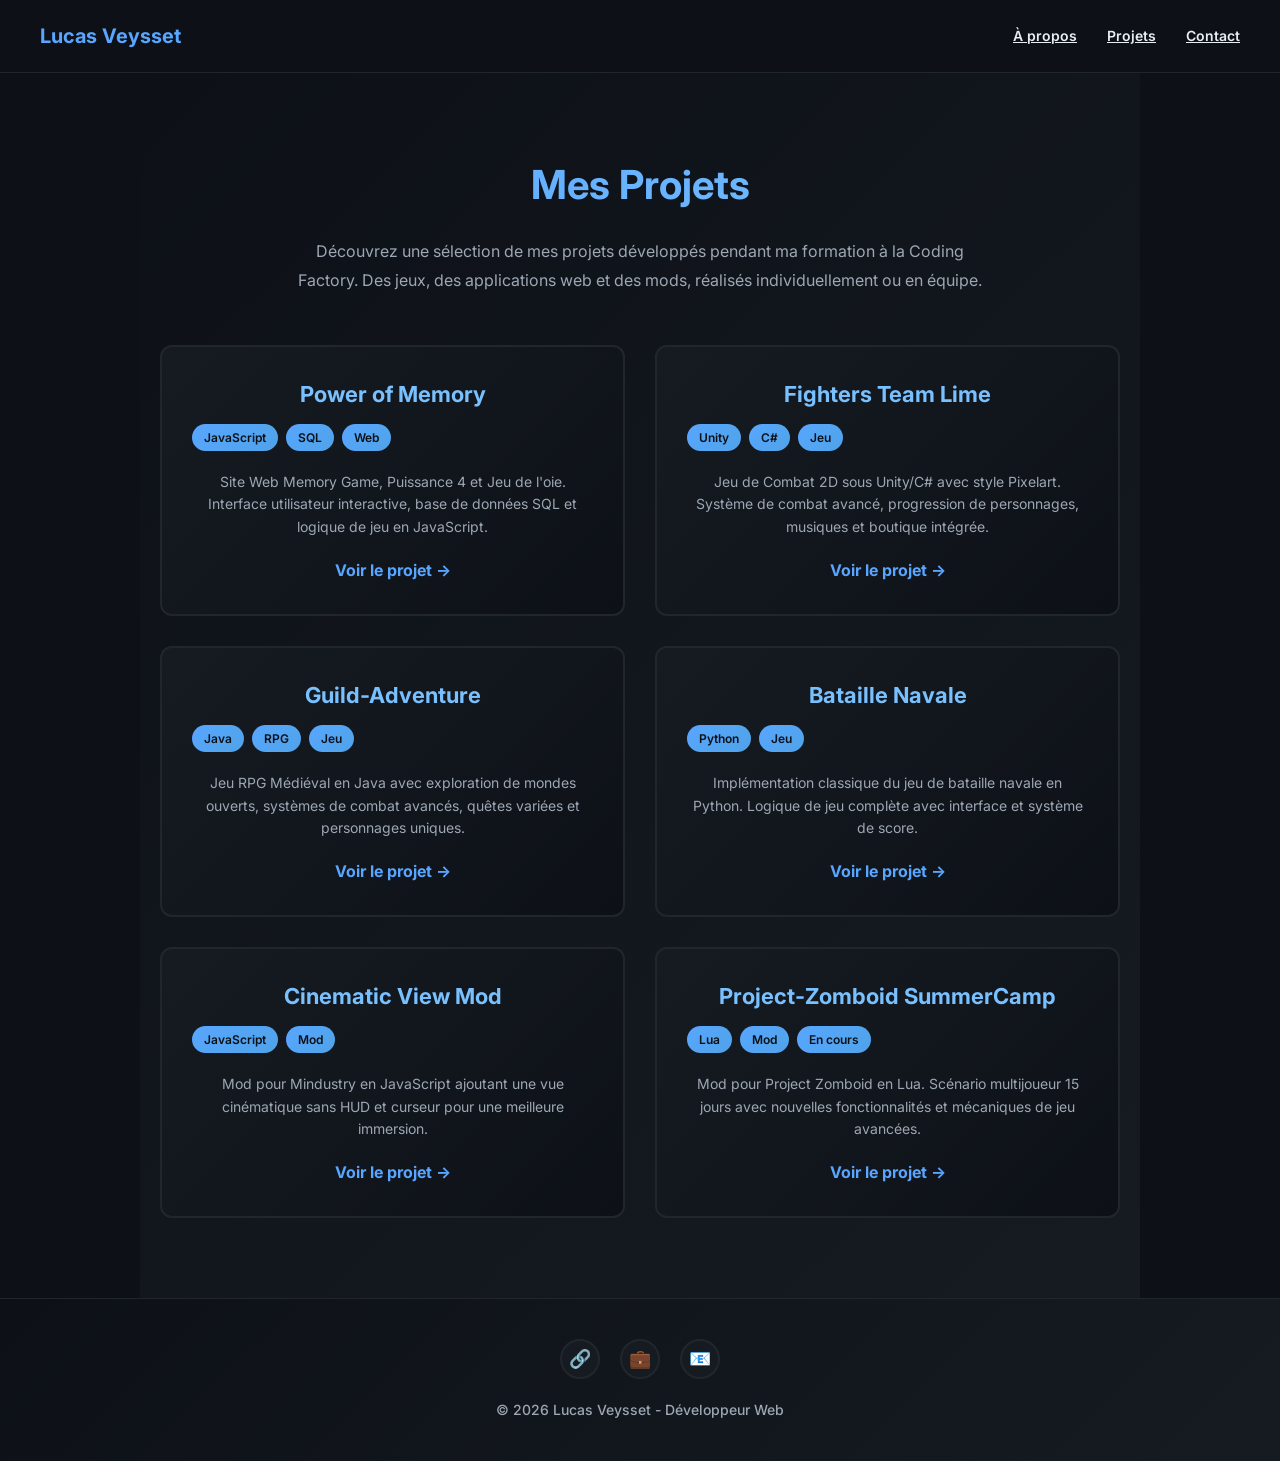
<file: Code/Html/projets.html>
<!DOCTYPE html>
<html lang="fr">
<head>
    <meta charset="UTF-8">
    <title>Projets | Lucas Veysset</title>
    <meta name="viewport" content="width=device-width, initial-scale=1.0">
    <meta name="description" content="Mes projets - Lucas Veysset, développeur web.">
    <link rel="stylesheet" href="../CSS/style.css">
    <link href="https://fonts.googleapis.com/css2?family=Inter:wght@400;600;700&display=swap" rel="stylesheet">
</head>
<body>

    <!-- Navigation -->
    <header>
        <nav>
            <h1>Lucas Veysset</h1>
            <ul>
                <li><a href="index.html">À propos</a></li>
                <li><a href="projets.html">Projets</a></li>
                <li><a href="contact.html">Contact</a></li>
            </ul>
            <div class="hamburger">
                <span></span>
                <span></span>
                <span></span>
            </div>
        </nav>
    </header>

    <!-- Projets -->
    <section id="projects">
        <h2>Mes Projets</h2>
        <p class="projects-intro">Découvrez une sélection de mes projets développés pendant ma formation à la Coding Factory. Des jeux, des applications web et des mods, réalisés individuellement ou en équipe.</p>
        
        <div class="projects-grid">
            <article class="project-card">
                <div class="project-header">
                    <h3>Power of Memory</h3>
                    <div class="project-tags">
                        <span class="tag">JavaScript</span>
                        <span class="tag">SQL</span>
                        <span class="tag">Web</span>
                    </div>
                </div>
                <p class="project-description">Site Web Memory Game, Puissance 4 et Jeu de l'oie. Interface utilisateur interactive, base de données SQL et logique de jeu en JavaScript.</p>
                <a href="https://github.com/matheosalvador/Memory/tree/main" target="_blank" class="project-link">Voir le projet →</a>
            </article>

            <article class="project-card">
                <div class="project-header">
                    <h3>Fighters Team Lime</h3>
                    <div class="project-tags">
                        <span class="tag">Unity</span>
                        <span class="tag">C#</span>
                        <span class="tag">Jeu</span>
                    </div>
                </div>
                <p class="project-description">Jeu de Combat 2D sous Unity/C# avec style Pixelart. Système de combat avancé, progression de personnages, musiques et boutique intégrée.</p>
                <a href="https://github.com/ZRThom/Fighter-LIME-TEAM" target="_blank" class="project-link">Voir le projet →</a>
            </article>

            <article class="project-card">
                <div class="project-header">
                    <h3>Guild-Adventure</h3>
                    <div class="project-tags">
                        <span class="tag">Java</span>
                        <span class="tag">RPG</span>
                        <span class="tag">Jeu</span>
                    </div>
                </div>
                <p class="project-description">Jeu RPG Médiéval en Java avec exploration de mondes ouverts, systèmes de combat avancés, quêtes variées et personnages uniques.</p>
                <a href="https://github.com/matheosalvador/Guild-Adventure" target="_blank" class="project-link">Voir le projet →</a>
            </article>

            <article class="project-card">
                <div class="project-header">
                    <h3>Bataille Navale</h3>
                    <div class="project-tags">
                        <span class="tag">Python</span>
                        <span class="tag">Jeu</span>
                    </div>
                </div>
                <p class="project-description">Implémentation classique du jeu de bataille navale en Python. Logique de jeu complète avec interface et système de score.</p>
                <a href="https://github.com/LucasVe95/bataille-navale" target="_blank" class="project-link">Voir le projet →</a>
            </article>

            <article class="project-card">
                <div class="project-header">
                    <h3>Cinematic View Mod</h3>
                    <div class="project-tags">
                        <span class="tag">JavaScript</span>
                        <span class="tag">Mod</span>
                    </div>
                </div>
                <p class="project-description">Mod pour Mindustry en JavaScript ajoutant une vue cinématique sans HUD et curseur pour une meilleure immersion.</p>
                <a href="https://github.com/LucasVe95/Cinematic-View-Mod-Mindustry" target="_blank" class="project-link">Voir le projet →</a>
            </article>

            <article class="project-card">
                <div class="project-header">
                    <h3>Project-Zomboid SummerCamp</h3>
                    <div class="project-tags">
                        <span class="tag">Lua</span>
                        <span class="tag">Mod</span>
                        <span class="tag">En cours</span>
                    </div>
                </div>
                <p class="project-description">Mod pour Project Zomboid en Lua. Scénario multijoueur 15 jours avec nouvelles fonctionnalités et mécaniques de jeu avancées.</p>
                <a href="https://github.com/LucasVe95/Project-Zomboid-SummerCamp" target="_blank" class="project-link">Voir le projet →</a>
            </article>
        </div>
    </section>

    <!-- Footer -->
    <footer>
        <div class="footer-content">
            <div class="social-links">
                <a href="https://github.com/repos" target="_blank" title="GitHub">🔗</a>
                <a href="https://www.linkedin.com/in/lucasveysset" target="_blank" title="LinkedIn">💼</a>
                <a href="mailto:lucasveysset1@gmail.com" title="Email">📧</a>
            </div>
            <p>&copy; 2026 Lucas Veysset - Développeur Web</p>
        </div>
    </footer>

    <!-- Back to Top Button -->
    <button id="backToTop" title="Retour en haut">↑</button>

    <script src="../JS/script.js"></script>
</body>
</html>
</file>
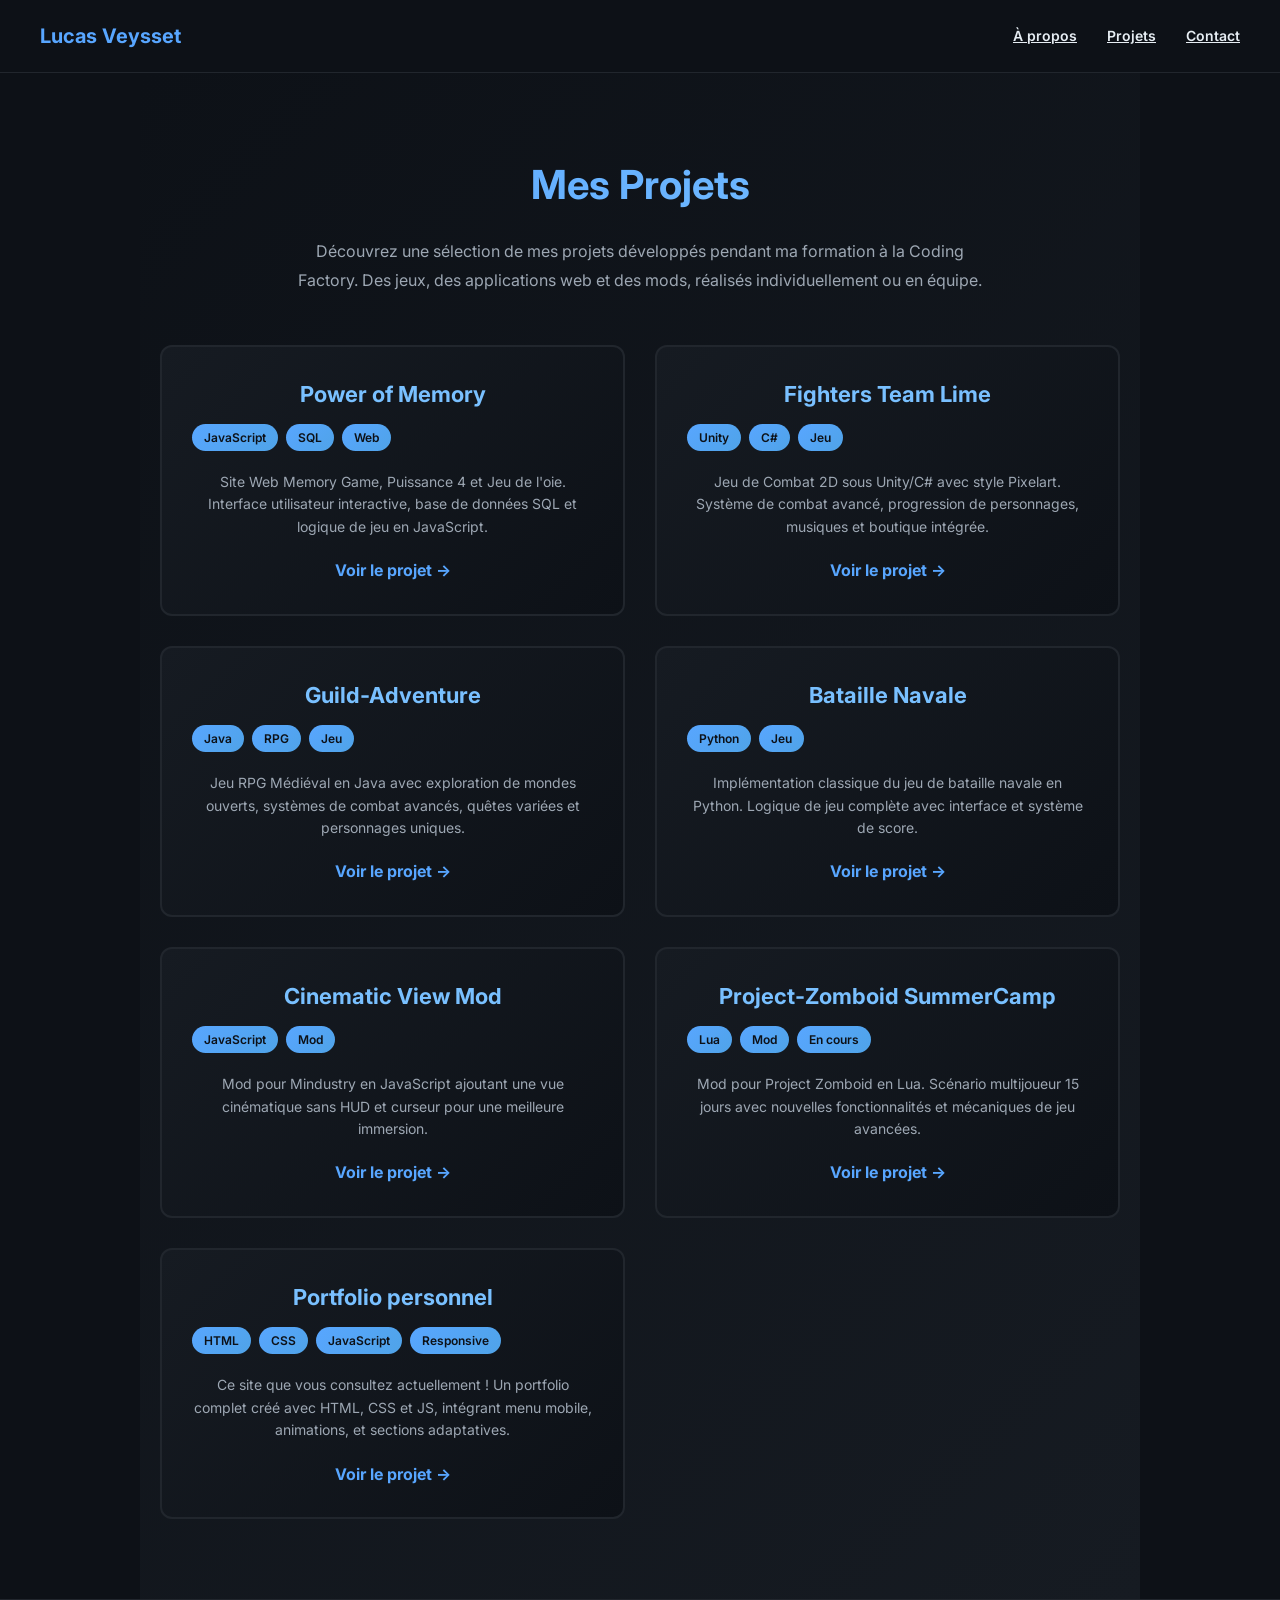
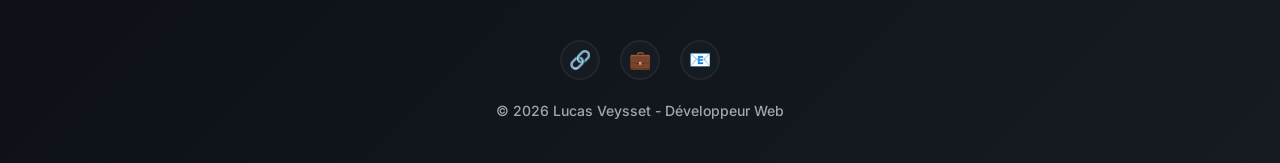
<file: docs/Code/Html/projets.html>
<!DOCTYPE html>
<html lang="fr">
<head>
    <meta charset="UTF-8">
    <title>Projets | Lucas Veysset</title>
    <meta name="viewport" content="width=device-width, initial-scale=1.0">
    <meta name="description" content="Mes projets - Lucas Veysset, développeur web.">
    <link rel="stylesheet" href="../CSS/style.css">
    <link href="https://fonts.googleapis.com/css2?family=Inter:wght@400;600;700&display=swap" rel="stylesheet">
</head>
<body>

    <!-- Navigation -->
    <header>
        <nav>
            <h1>Lucas Veysset</h1>
            <ul>
                <li><a href="index.html">À propos</a></li>
                <li><a href="projets.html">Projets</a></li>
                <li><a href="contact.html">Contact</a></li>
            </ul>
            <div class="hamburger">
                <span></span>
                <span></span>
                <span></span>
            </div>
        </nav>
    </header>

    <!-- Projets -->
    <section id="projects">
        <h2>Mes Projets</h2>
        <p class="projects-intro">Découvrez une sélection de mes projets développés pendant ma formation à la Coding Factory. Des jeux, des applications web et des mods, réalisés individuellement ou en équipe.</p>
        
        <div class="projects-grid">
            <article class="project-card">
                <div class="project-header">
                    <h3>Power of Memory</h3>
                    <div class="project-tags">
                        <span class="tag">JavaScript</span>
                        <span class="tag">SQL</span>
                        <span class="tag">Web</span>
                    </div>
                </div>
                <p class="project-description">Site Web Memory Game, Puissance 4 et Jeu de l'oie. Interface utilisateur interactive, base de données SQL et logique de jeu en JavaScript.</p>
                <a href="https://github.com/matheosalvador/Memory/tree/main" target="_blank" class="project-link">Voir le projet →</a>
            </article>

            <article class="project-card">
                <div class="project-header">
                    <h3>Fighters Team Lime</h3>
                    <div class="project-tags">
                        <span class="tag">Unity</span>
                        <span class="tag">C#</span>
                        <span class="tag">Jeu</span>
                    </div>
                </div>
                <p class="project-description">Jeu de Combat 2D sous Unity/C# avec style Pixelart. Système de combat avancé, progression de personnages, musiques et boutique intégrée.</p>
                <a href="https://github.com/ZRThom/Fighter-LIME-TEAM" target="_blank" class="project-link">Voir le projet →</a>
            </article>

            <article class="project-card">
                <div class="project-header">
                    <h3>Guild-Adventure</h3>
                    <div class="project-tags">
                        <span class="tag">Java</span>
                        <span class="tag">RPG</span>
                        <span class="tag">Jeu</span>
                    </div>
                </div>
                <p class="project-description">Jeu RPG Médiéval en Java avec exploration de mondes ouverts, systèmes de combat avancés, quêtes variées et personnages uniques.</p>
                <a href="https://github.com/matheosalvador/Guild-Adventure" target="_blank" class="project-link">Voir le projet →</a>
            </article>

            <article class="project-card">
                <div class="project-header">
                    <h3>Bataille Navale</h3>
                    <div class="project-tags">
                        <span class="tag">Python</span>
                        <span class="tag">Jeu</span>
                    </div>
                </div>
                <p class="project-description">Implémentation classique du jeu de bataille navale en Python. Logique de jeu complète avec interface et système de score.</p>
                <a href="https://github.com/LucasVe95/bataille-navale" target="_blank" class="project-link">Voir le projet →</a>
            </article>

            <article class="project-card">
                <div class="project-header">
                    <h3>Cinematic View Mod</h3>
                    <div class="project-tags">
                        <span class="tag">JavaScript</span>
                        <span class="tag">Mod</span>
                    </div>
                </div>
                <p class="project-description">Mod pour Mindustry en JavaScript ajoutant une vue cinématique sans HUD et curseur pour une meilleure immersion.</p>
                <a href="https://github.com/LucasVe95/Cinematic-View-Mod-Mindustry" target="_blank" class="project-link">Voir le projet →</a>
            </article>

            <article class="project-card">
                <div class="project-header">
                    <h3>Project-Zomboid SummerCamp</h3>
                    <div class="project-tags">
                        <span class="tag">Lua</span>
                        <span class="tag">Mod</span>
                        <span class="tag">En cours</span>
                    </div>
                </div>
                <p class="project-description">Mod pour Project Zomboid en Lua. Scénario multijoueur 15 jours avec nouvelles fonctionnalités et mécaniques de jeu avancées.</p>
                <a href="https://github.com/LucasVe95/Project-Zomboid-SummerCamp" target="_blank" class="project-link">Voir le projet →</a>
            </article>

            <!-- Portfolio itself -->
            <article class="project-card">
                <div class="project-header">
                    <h3>Portfolio personnel</h3>
                    <div class="project-tags">
                        <span class="tag">HTML</span>
                        <span class="tag">CSS</span>
                        <span class="tag">JavaScript</span>
                        <span class="tag">Responsive</span>
                    </div>
                </div>
                <p class="project-description">Ce site que vous consultez actuellement ! Un portfolio complet créé avec HTML, CSS et JS, intégrant menu mobile, animations, et sections adaptatives.</p>
                <a href="https://github.com/repos" target="_blank" class="project-link">Voir le projet →</a>
            </article>
        </div>
    </section>

    <!-- Footer -->
    <footer>
        <div class="footer-content">
            <div class="social-links">
                <a href="https://github.com/repos" target="_blank" title="GitHub">🔗</a>
                <a href="https://www.linkedin.com/in/lucasveysset" target="_blank" title="LinkedIn">💼</a>
                <a href="mailto:lucasveysset1@gmail.com" title="Email">📧</a>
            </div>
            <p>&copy; 2026 Lucas Veysset - Développeur Web</p>
        </div>
    </footer>

    <!-- Back to Top Button -->
    <button id="backToTop" title="Retour en haut">↑</button>

    <script src="../JS/script.js"></script>
</body>
</html>
</file>
<file: docs/style.css>
@import url('https://fonts.googleapis.com/css2?family=Inter:wght@400;600;700&display=swap');

/* Reset */
* {
    margin: 0;
    padding: 0;
    box-sizing: border-box;
}

/* Animations globales */
@keyframes fadeIn { from { opacity: 0; } to { opacity: 1; } }
@keyframes slideInUp { from { opacity: 0; transform: translateY(30px); } to { opacity: 1; transform: translateY(0); } }
@keyframes fadeInUp { from { opacity: 0; transform: translateY(30px); } to { opacity: 1; transform: translateY(0); } }

/* Animation au chargement */
body { animation: fadeIn 0.6s ease-in; }
header { animation: slideInUp 0.8s ease-out; }

/* Police et couleurs */
body {
    font-family: 'Inter', sans-serif;
    background: #0d1117;
    color: #e6edf3;
    line-height: 1.6;
}

/* Sections */
section { animation: slideInUp 1s ease-out; padding: 80px 20px; max-width: 1000px; margin: auto; text-align: center; }

/* Navigation */
header {
    background: linear-gradient(135deg, #0d1117 0%, #161b22 100%);
    border-bottom: 2px solid #21262d;
    padding: 25px 0;
    position: relative;
    top: 0;
    z-index: 1000;
    box-shadow: 0 2px 10px rgba(0,0,0,0.3);
}

nav {
    display: flex;
    justify-content: space-between;
    align-items: center;
    padding: 0 40px;
}

nav h1 {
    color: #58a6ff;
    font-size: 20px;
    font-weight: 700;
    margin: 0;
}

nav ul {
    display: flex;
    list-style: none;
    gap: 30px;
}

nav a {
    color: #e6edf3;
    font-weight: 600;
    font-size: 14px;
    transition: 0.2s;
    position: relative;
}

nav a:hover { color: #9c27b0; }

nav a[href="#about"], nav a[href*="index.html#about"] { color: #58a6ff !important; }
nav a[href="#about"]:hover, nav a[href*="index.html#about"]:hover { color: #79c0ff !important; }

nav a.active { color: #58a6ff; }
nav a.active::after {
    content: '';
    position: absolute;
    bottom: -5px;
    left: 50%;
    transform: translateX(-50%);
    width: 20px;
    height: 2px;
    background: #58a6ff;
    border-radius: 1px;
}

/* Hamburger Menu */
.hamburger {
    display: none;
    flex-direction: column;
    justify-content: space-between;
    width: 30px;
    height: 22px; /* 3 barres + gaps */
    cursor: pointer;
    z-index: 1001;
    gap: 5px;
}

.hamburger span {
    display: block;
    width: 100%;
    height: 3px;
    background: #58a6ff;
    border-radius: 2px;
    transition: all 0.3s ease;
}

.hamburger.active span:nth-child(1) { transform: rotate(45deg) translate(5px, 5px); }
.hamburger.active span:nth-child(2) { opacity: 0; }
.hamburger.active span:nth-child(3) { transform: rotate(-45deg) translate(5px, -5px); }

/* Mobile Navigation */
@media (max-width: 768px) {
    nav { flex-direction: column; padding: 0 20px; position: relative; }
    .hamburger { display: flex; position: absolute; right: 20px; top: 20px; }
    nav ul {
        display: none;
        flex-direction: column;
        width: 100%;
        gap: 0;
        padding: 20px 0;
        text-align: center;
        margin-top: 20px;
    }
    nav ul.active { display: flex; }
    nav a { padding: 12px 0; display: block; border-bottom: 1px solid #21262d; }
    nav a:last-child { border-bottom: none; }
    nav h1 { font-size: 18px; }
    #hero h2 { font-size: 40px; }
    .hero-subtitle { font-size: 16px; }
    .contact-container { grid-template-columns: 1fr; }
    .projects-grid { grid-template-columns: 1fr; }
}

/* Hero */
#hero {
    min-height: 85vh;
    display: flex;
    align-items: center;
    justify-content: center;
    background: linear-gradient(135deg, #0d1117 0%, #161b22 50%, #0d1117 100%);
    padding: 60px 20px;
    position: relative;
    overflow: hidden;
}

#hero::before {
    content: '';
    position: absolute;
    top: 0; left: 0; right: 0; bottom: 0;
    background: radial-gradient(circle at 20% 50%, rgba(88,166,255,0.1) 0%, transparent 50%),
                radial-gradient(circle at 80% 80%, rgba(79,195,247,0.1) 0%, transparent 50%);
    pointer-events: none;
}

.hero-content {
    position: relative;
    z-index: 1;
    text-align: center;
    max-width: 800px;
    animation: fadeInUp 1s ease-out;
}

#hero h2 { font-size: 56px; margin-bottom: 15px; color: #58a6ff; font-weight: 700; }
.hero-subtitle { font-size: 20px; color: #79c0ff; margin-bottom: 20px; font-weight: 600; }
.hero-description { font-size: 18px; color: #9da7b3; margin-bottom: 40px; line-height: 1.8; }

.hero-buttons { display: flex; gap: 20px; justify-content: center; flex-wrap: wrap; margin-top: 40px; }

.btn {
    padding: 14px 40px;
    border-radius: 8px;
    text-decoration: none;
    font-weight: 700;
    font-size: 16px;
    transition: all 0.3s ease;
    border: none;
    cursor: pointer;
    display: inline-block;
}

.btn-primary {
    background: linear-gradient(135deg, #58a6ff, #79c0ff);
    color: #0d1117;
}

.btn-primary:hover {
    background: linear-gradient(135deg, #79c0ff, #a8d8ff);
    box-shadow: 0 10px 30px rgba(88,166,255,0.3);
    transform: translateY(-3px);
}

.btn-secondary {
    background: transparent;
    border: 2px solid #58a6ff;
    color: #58a6ff;
}

.btn-secondary:hover {
    background: #58a6ff;
    color: #0d1117;
    box-shadow: 0 10px 30px rgba(88,166,255,0.3);
    transform: translateY(-3px);
}

.btn-download {
    background: linear-gradient(135deg, #ffba08, #faa307);
    color: #0d1117;
}

.btn-download:hover {
    background: linear-gradient(135deg, #faa307, #ffcb47);
    box-shadow: 0 10px 30px rgba(255,186,8,0.3);
    transform: translateY(-3px);
}

/* Sections: About */
#about { background: linear-gradient(135deg, #0d1117 0%, #161b22 100%); }
.about-content { animation: fadeInUp 1s ease-out 0.2s both; }
#about h2 {
    font-size: 40px;
    margin-bottom: 30px;
    background: linear-gradient(135deg, #58a6ff, #79c0ff);
    -webkit-background-clip: text;
    -webkit-text-fill-color: transparent;
    font-weight: 700;
}
.about-text { font-size: 16px; color: #9da7b3; line-height: 1.8; margin: 0 auto 50px; max-width: 700px; }
.soft-skills, .passions {
    padding: 30px 25px; border-radius: 8px; margin: 30px auto; max-width: 700px; animation: slideInUp 1s ease-out 0.2s both;
}
.soft-skills { background: linear-gradient(135deg, #161b22 0%, #0d1117 100%); border-left: 4px solid #58a6ff; }
.soft-skills h3 { text-align: center; }
.traits-list { list-style: none; padding: 0; margin: 20px 0; }
.traits-list li { padding: 12px 0 12px 15px; border-left: 2px solid #79c0ff; color: #e6edf3; font-size: 15px; line-height: 1.6; transition: all 0.3s ease; }
.traits-list li:hover { border-left-width: 4px; border-left-color: #58a6ff; }
.traits-list li strong { color: #58a6ff; }

.passions { background: linear-gradient(135deg, #0d1117 0%, #161b22 100%); border: 2px solid #21262d; }
.passions h3, #about h3 { font-size: 26px; margin: 30px 0 30px; font-weight: 700; color: #e6edf3; }
.passions p { color: #9da7b3; font-size: 15px; line-height: 1.8; margin: 0; }

/* Skills */
.skills-list, #skills ul { display: flex; gap: 15px; flex-wrap: wrap; justify-content: center; list-style: none; padding: 0; }
.skills-list li, #skills li {
    background: linear-gradient(135deg, #161b22 0%, #0d1117 100%);
    border: 2px solid #21262d;
    padding: 12px 20px;
    border-radius: 8px;
    color: #e6edf3;
    font-weight: 500;
    display: flex;
    align-items: center;
    gap: 8px;
    position: relative;
    overflow: hidden;
    transition: all 0.3s ease;
}
.skills-list li::before {
    content: '';
    position: absolute;
    top: 0; left: 0;
    width: 0; height: 100%;
    background: linear-gradient(90deg, transparent, rgba(88,166,255,0.2), transparent);
    transition: width 0.6s ease;
}
.skills-list li:hover {
    background: linear-gradient(135deg, #1f2937 0%, #161b22 100%);
    border-color: #58a6ff;
    box-shadow: 0 6px 20px rgba(88,166,255,0.15);
    transform: translateY(-3px);
}
.skills-list li:hover::before { width: 100%; }
.skill-icon { font-size: 18px; }

/* Projects */
#projects { background: linear-gradient(135deg, #0d1117 0%, #161b22 100%); }
#projects h2 {
    font-size: 40px; margin-bottom: 20px;
    background: linear-gradient(135deg, #58a6ff, #79c0ff);
    -webkit-background-clip: text; -webkit-text-fill-color: transparent; font-weight: 700;
}
.projects-intro { font-size: 16px; color: #9da7b3; margin: 0 auto 50px; max-width: 700px; line-height: 1.8; }
.projects-grid { display: grid; grid-template-columns: repeat(auto-fit,minmax(350px,1fr)); gap:30px; margin-top:50px; animation: slideInUp 0.8s ease-out both; }
.project-card {
    background: linear-gradient(135deg, #161b22 0%, #0d1117 100%);
    border: 2px solid #21262d; border-radius: 12px; padding: 30px; transition: all 0.3s ease;
    position: relative; overflow: hidden; display: flex; flex-direction: column;
}
.project-card::before {
    content: ''; position: absolute; top: 0; left: -100%; width: 100%; height: 100%;
    background: linear-gradient(90deg, transparent, rgba(88,166,255,0.2), transparent);
    transition: left 0.6s ease;
}
.project-card:hover { border-color:#58a6ff; background:linear-gradient(135deg,#1f2937 0%,#161b22 100%); box-shadow:0 15px 40px rgba(88,166,255,0.2); transform: translateY(-8px); }
.project-card:hover::before { left:100%; }
.project-card h3 { color:#79c0ff; margin-bottom:12px; font-size:22px; font-weight:700; }
.project-tags { display:flex; flex-wrap:wrap; gap:8px; margin-bottom:0; }
.tag { background:linear-gradient(135deg,#58a6ff,#4fa3e8); color:#0d1117; padding:4px 12px; border-radius:20px; font-size:12px; font-weight:600; }
.project-description { color:#9da7b3; margin-bottom:20px; font-size:14px; line-height:1.6; flex-grow:1; }
.project-link { color:#58a6ff; font-weight:700; text-decoration:none; transition:0.3s; display:inline-block; margin-top:auto; }
.project-link:hover { color:#79c0ff; transform:translateX(5px); }

/* Contact */
#contact { background: linear-gradient(135deg, #0d1117 0%, #161b22 100%); }
#contact .intro-text { font-size:16px; color:#9da7b3; margin:0 auto 50px; max-width:600px; text-align:center; }
.contact-container { display:grid; grid-template-columns:repeat(auto-fit,minmax(280px,1fr)); gap:30px; margin-top:40px; }
.contact-card {
    background:#0d1117; border:2px solid #21262d; border-radius:12px; padding:40px 30px; text-align:center;
    transition: all 0.3s ease; position:relative; overflow:hidden; animation: slideInUp 0.8s ease-out both;
}
.contact-card::before {
    content: ''; position:absolute; top:0; left:0; width:100%; height:4px;
    background: linear-gradient(90deg, #58a6ff, #79c0ff);
    transform: translateX(-100%); transition: transform 0.3s ease;
}
.contact-card:hover { border-color:#58a6ff; background:#161b22; box-shadow:0 10px 30px rgba(88,166,255,0.15); transform:translateY(-5px); }
.contact-card:hover::before { transform:translateX(0); }
.contact-icon { font-size:48px; margin-bottom:20px; transition: transform 0.3s ease; }
.contact-card:hover .contact-icon { transform:scale(1.2) rotate(5deg); }
.contact-card h3 { font-size:22px; color:#58a6ff; margin-bottom:15px; font-weight:700; }
.contact-card p { color:#9da7b3; margin-bottom:25px; font-size:14px; }
.contact-btn {
    display:inline-block; background:linear-gradient(135deg,#58a6ff,#79c0ff);
    color:#0d1117; padding:12px 30px; border-radius:6px; text-decoration:none;
    font-weight:700; font-size:14px; transition:all 0.3s ease; border:none; cursor:pointer;
}
.contact-btn:hover { background:linear-gradient(135deg,#79c0ff,#a8d8ff); box-shadow:0 6px 20px rgba(88,166,255,0.4); transform:translateY(-2px); }

/* Formulaire */
.form-section { max-width:600px; margin:60px auto 0; padding:40px 30px; background:linear-gradient(135deg,#161b22 0%,#0d1117 100%); border-radius:12px; border:2px solid #21262d; animation:slideInUp 1s ease-out; }
.contact-form { display:flex; flex-direction:column; gap:20px; margin-top:30px; }
.form-group { display:flex; flex-direction:column; gap:8px; }
.form-group label { color:#79c0ff; font-weight:600; font-size:14px; }
.form-group input, .form-group textarea {
    background:#0d1117; border:2px solid #21262d; border-radius:8px; color:#e6edf3;
    padding:12px 15px; font-family:'Inter',sans-serif; font-size:14px; transition:all 0.3s ease;
}
.form-group input:focus, .form-group textarea:focus { outline:none; border-color:#58a6ff; box-shadow:0 0 10px rgba(88,166,255,0.2);
}
.form-group textarea { resize: vertical; min-height:120px; }
.submit-btn {
    background: linear-gradient(135deg, #58a6ff, #79c0ff);
    color: #0d1117;
    padding: 14px 40px;
    border-radius: 8px;
    font-weight: 700;
    font-size: 16px;
    transition: all 0.3s ease;
    border: none;
    cursor: pointer;
}
.submit-btn:hover {
    background: linear-gradient(135deg, #79c0ff, #a8d8ff);
    box-shadow: 0 6px 20px rgba(88,166,255,0.3);
    transform: translateY(-3px);
}button[type="submit"] { background:linear-gradient(135deg,#58a6ff,#79c0ff); color:#0d1117; padding:14px 25px; border:none; border-radius:8px; cursor:pointer; font-weight:700; transition:all 0.3s ease; }
button[type="submit"]:hover { background:linear-gradient(135deg,#79c0ff,#a8d8ff); box-shadow:0 10px 30px rgba(88,166,255,0.2); transform:translateY(-3px); }
/* Footer */
footer {
    background: linear-gradient(135deg, #0d1117 0%, #161b22 100%);
    padding: 40px 20px;
    border-top: 1px solid #21262d;
    font-size: 14px;
    color: #9da7b3;
    text-align: center;
}

.footer-content {
    max-width: 1000px;
    margin: auto;
    display: flex;
    flex-direction: column;
    gap: 20px;
    align-items: center;
    justify-content: center;
}

.social-links {
    display: flex;
    gap: 20px;
    justify-content: center;
}

.social-links a {
    display: inline-flex;
    align-items: center;
    justify-content: center;
    width: 40px;
    height: 40px;
    background: #161b22;
    border: 2px solid #21262d;
    border-radius: 50%;
    color: #58a6ff;
    text-decoration: none;
    font-size: 18px;
    transition: all 0.3s ease;
}

.social-links a:hover {
    background: #58a6ff;
    color: #0d1117;
    border-color: #58a6ff;
    transform: translateY(-5px);
}

footer p {
    margin: 0;
    font-weight: 500;
}

/* Back to Top Button */
#backToTop {
    position: fixed;
    bottom: 30px;
    right: 30px;
    width: 50px;
    height: 50px;
    background: linear-gradient(135deg, #58a6ff, #79c0ff);
    color: #0d1117;
    border: none;
    border-radius: 50%;
    cursor: pointer;
    font-size: 24px;
    display: flex;
    align-items: center;
    justify-content: center;
    opacity: 0;
    visibility: hidden;
    transition: all 0.3s ease;
    z-index: 999;
    box-shadow: 0 8px 20px rgba(88, 166, 255, 0.2);
}

#backToTop.visible {
    opacity: 1;
    visibility: visible;
}

#backToTop:hover {
    background: linear-gradient(135deg, #79c0ff, #a8d8ff);
    box-shadow: 0 12px 30px rgba(88, 166, 255, 0.4);
    transform: translateY(-5px);
}

/* Stats Section */
.stats {
    display: grid;
    grid-template-columns: repeat(auto-fit, minmax(200px, 1fr));
    gap: 30px;
    padding: 40px 20px;
    background: linear-gradient(135deg, #1f2937 0%, #161b22 100%);
    border-radius: 12px;
    margin: 40px 0;
}

.stat-item {
    text-align: center;
    padding: 20px;
}

.stat-item .counter-value {
    font-size: 48px;
    font-weight: 700;
    color: #58a6ff;
    margin-bottom: 10px;
    display: block;
}

.stat-item .stat-label {
    font-size: 16px;
    color: #9da7b3;
    font-weight: 500;
}

@media (max-width: 768px) {
    #backToTop {
        bottom: 20px;
        right: 20px;
        width: 45px;
        height: 45px;
        font-size: 20px;
    }

    .social-links {
        gap: 15px;
    }

    .social-links a {
        width: 35px;
        height: 35px;
        font-size: 16px;
    }
}
</file>
<file: Code/CSS/style.css>
/* Reset */
* {
    margin: 0;
    padding: 0;
    box-sizing: border-box;
}

/* Police Google */
@import url('https://fonts.googleapis.com/css2?family=Inter:wght@400;600;700&display=swap');

body {
    font-family: 'Inter', sans-serif;
    background: #0d1117;
    color: #e6edf3;
    line-height: 1.6;
}

/* Navigation */
header {
    background: #0d1117;
    border-bottom: 1px solid #21262d;
    padding: 20px 0;
    position: relative;
    top: 0;
    z-index: 1000;
}
nav {
    display: flex;
    justify-content: space-between;
    align-items: center;
    padding: 0 40px;
}

nav h1 {
    color: #58a6ff;
    font-size: 20px;
    font-weight: 700;
    text-transform: none;
    margin: 0;
}

nav ul {
    display: flex;
    list-style: none;
    gap: 30px;
}

/* Hamburger Menu */
.hamburger {
    display: none;
    flex-direction: column;
    cursor: pointer;
    width: 30px;
}

.hamburger span {
    width: 30px;
    height: 3px;
    background: #58a6ff;
    margin: 5px 0;
    transition: all 0.3s ease;
    border-radius: 2px;
}

.hamburger.active span:nth-child(1) {
    transform: rotate(45deg) translate(10px, 10px);
}

.hamburger.active span:nth-child(2) {
    opacity: 0;
}

.hamburger.active span:nth-child(3) {
    transform: rotate(-45deg) translate(7px, -7px);
}

/* Mobile Navigation */
@media (max-width: 768px) {
    nav {
        flex-direction: column;
        padding: 0 20px;
        position: relative;
    }

    .hamburger {
        display: flex;
        position: absolute;
        right: 20px;
        top: 20px;
    }

    nav ul {
        display: none;
        flex-direction: column;
        width: 100%;
        gap: 0;
        padding: 20px 0;
        text-align: center;
        margin-top: 20px;
    }

    nav ul.active {
        display: flex;
    }

    nav a {
        padding: 12px 0;
        display: block;
        border-bottom: 1px solid #21262d;
    }

    nav a:last-child {
        border-bottom: none;
    }

    nav h1 {
        font-size: 18px;
    }

    #hero h2 {
        font-size: 40px;
    }

    .hero-subtitle {
        font-size: 16px;
    }

    .contact-container {
        grid-template-columns: 1fr;
    }

    .projects-grid {
        grid-template-columns: 1fr;
    }
}
nav a {
    color: #e6edf3;
    font-weight: 600;
    font-size: 14px;
    transition: 0.2s;
}

nav a:hover {
    color: #58a6ff;
}


nav a:hover {
    color: #0077ff;
}

/* Hero */
#hero {
    min-height: 85vh;
    display: flex;
    align-items: center;
    justify-content: center;
    background: linear-gradient(135deg, #0d1117 0%, #161b22 50%, #0d1117 100%);
    padding: 60px 20px;
    position: relative;
    overflow: hidden;
}

#hero::before {
    content: '';
    position: absolute;
    top: 0;
    left: 0;
    right: 0;
    bottom: 0;
    background: radial-gradient(circle at 20% 50%, rgba(88, 166, 255, 0.1) 0%, transparent 50%),
                radial-gradient(circle at 80% 80%, rgba(79, 195, 247, 0.1) 0%, transparent 50%);
    pointer-events: none;
}

.hero-content {
    position: relative;
    z-index: 1;
    text-align: center;
    max-width: 800px;
    animation: fadeInUp 1s ease-out;
}

@keyframes fadeInUp {
    from {
        opacity: 0;
        transform: translateY(30px);
    }
    to {
        opacity: 1;
        transform: translateY(0);
    }
}

#hero h2 {
    font-size: 56px;
    margin-bottom: 15px;
    color: #58a6ff; /* couleur fixe plus lisible */
    font-weight: 700;
}

.hero-subtitle {
    font-size: 20px;
    color: #79c0ff;
    margin-bottom: 20px;
    font-weight: 600;
}

.hero-description {
    font-size: 18px;
    color: #9da7b3;
    margin-bottom: 40px;
    line-height: 1.8;
}

.hero-buttons {
    display: flex;
    gap: 20px;
    justify-content: center;
    flex-wrap: wrap;
    margin-top: 40px;
}

.btn {
    padding: 14px 40px;
    border-radius: 8px;
    text-decoration: none;
    font-weight: 700;
    font-size: 16px;
    transition: all 0.3s ease;
    border: none;
    cursor: pointer;
    display: inline-block;
}

.btn-primary {
    background: linear-gradient(135deg, #58a6ff, #79c0ff);
    color: #0d1117;
}

.btn-primary:hover {
    background: linear-gradient(135deg, #79c0ff, #a8d8ff);
    box-shadow: 0 10px 30px rgba(88, 166, 255, 0.3);
    transform: translateY(-3px);
}

.btn-secondary {
    background: transparent;
    border: 2px solid #58a6ff;
    color: #58a6ff;
}

.btn-download {
    background: linear-gradient(135deg, #ffba08, #faa307);
    color: #0d1117;
}

.btn-download:hover {
    background: linear-gradient(135deg, #faa307, #ffcb47);
    box-shadow: 0 10px 30px rgba(255, 186, 8, 0.3);
    transform: translateY(-3px);
}
.btn-secondary:hover {
    background: #58a6ff;
    color: #0d1117;
    box-shadow: 0 10px 30px rgba(88, 166, 255, 0.3);
    transform: translateY(-3px);
}
/* Sections */
section {
    padding: 80px 20px;
    max-width: 1000px;
    margin: auto;
    text-align: center;
}

#about {
    background: linear-gradient(135deg, #0d1117 0%, #161b22 100%);
}

.about-content {
    animation: fadeInUp 1s ease-out 0.2s both;
}

#about h2 {
    font-size: 40px;
    margin-bottom: 30px;
    background: linear-gradient(135deg, #58a6ff, #79c0ff);
    -webkit-background-clip: text;
    -webkit-text-fill-color: transparent;
    background-clip: text;
    font-weight: 700;
}

.about-text {
    font-size: 16px;
    color: #9da7b3;
    line-height: 1.8;
    margin-bottom: 50px;
    max-width: 700px;
    margin-left: auto;
    margin-right: auto;
}

#about h3 {
    font-size: 26px;
    margin-bottom: 30px;
    margin-top: 40px;
    font-weight: 700;
    color: #e6edf3;
}

#skills ul {
    display: flex;
    gap: 15px;
    flex-wrap: wrap;
    justify-content: center;
}

#skills li {
    list-style: none;
    background: #161b22;
    border: 1px solid #21262d;
    padding: 10px 20px;
    border-radius: 8px;
    color: #e6edf3;
    font-weight: 500;
    transition: 0.2s;
}

.skills-list {
    display: flex;
    gap: 15px;
    flex-wrap: wrap;
    justify-content: center;
    list-style: none;
    padding: 0;
}

.skills-list li {
    background: linear-gradient(135deg, #161b22 0%, #0d1117 100%);
    border: 2px solid #21262d;
    padding: 12px 20px;
    border-radius: 8px;
    color: #e6edf3;
    font-weight: 500;
    transition: all 0.3s ease;
    display: flex;
    align-items: center;
    gap: 8px;
    position: relative;
    overflow: hidden;
}

.skills-list li::before {
    content: '';
    position: absolute;
    top: 0;
    left: 0;
    width: 0;
    height: 100%;
    background: linear-gradient(90deg, transparent, rgba(88, 166, 255, 0.2), transparent);
    transition: width 0.6s ease;
}

.skills-list li:hover {
    background: linear-gradient(135deg, #1f2937 0%, #161b22 100%);
    border-color: #58a6ff;
    box-shadow: 0 6px 20px rgba(88, 166, 255, 0.15);
    transform: translateY(-3px);
}

.skills-list li:hover::before {
    width: 100%;
}

.skill-icon {
    font-size: 18px;
    display: inline-block;
}

#skills li:hover {
    background: #1f2937;
    border-color: #58a6ff;
}
/* Projets */
#projects {
    background: linear-gradient(135deg, #0d1117 0%, #161b22 100%);
}

#projects h2 {
    font-size: 40px;
    margin-bottom: 20px;
    background: linear-gradient(135deg, #58a6ff, #79c0ff);
    -webkit-background-clip: text;
    -webkit-text-fill-color: transparent;
    background-clip: text;
    font-weight: 700;
}

.projects-intro {
    font-size: 16px;
    color: #9da7b3;
    margin-bottom: 50px;
    max-width: 700px;
    margin-left: auto;
    margin-right: auto;
    line-height: 1.8;
}

.projects-grid {
    display: grid;
    grid-template-columns: repeat(auto-fit, minmax(350px, 1fr));
    gap: 30px;
    margin-top: 50px;
}

.project-card {
    background: linear-gradient(135deg, #161b22 0%, #0d1117 100%);
    border: 2px solid #21262d;
    border-radius: 12px;
    padding: 30px;
    transition: all 0.3s ease;
    position: relative;
    overflow: hidden;
    display: flex;
    flex-direction: column;
}

.project-card::before {
    content: '';
    position: absolute;
    top: 0;
    left: -100%;
    width: 100%;
    height: 100%;
    background: linear-gradient(90deg, transparent, rgba(88, 166, 255, 0.2), transparent);
    transition: left 0.6s ease;
}

.project-card:hover {
    border-color: #58a6ff;
    background: linear-gradient(135deg, #1f2937 0%, #161b22 100%);
    box-shadow: 0 15px 40px rgba(88, 166, 255, 0.2);
    transform: translateY(-8px);
}

.project-card:hover::before {
    left: 100%;
}

.project-header {
    margin-bottom: 20px;
}

.project-card h3 {
    color: #79c0ff;
    margin-bottom: 12px;
    font-size: 22px;
    font-weight: 700;
}

.project-tags {
    display: flex;
    flex-wrap: wrap;
    gap: 8px;
    margin-bottom: 0;
}

.tag {
    background: linear-gradient(135deg, #58a6ff, #4fa3e8);
    color: #0d1117;
    padding: 4px 12px;
    border-radius: 20px;
    font-size: 12px;
    font-weight: 600;
    display: inline-block;
}

.project-description {
    color: #9da7b3;
    margin-bottom: 20px;
    font-size: 14px;
    line-height: 1.6;
    flex-grow: 1;
}

.project-link {
    color: #58a6ff;
    font-weight: 700;
    text-decoration: none;
    transition: all 0.3s ease;
    display: inline-block;
    margin-top: auto;
}

.project-link:hover {
    color: #79c0ff;
    transform: translateX(5px);
}
/* Contact */
#contact {
    background: linear-gradient(135deg, #0d1117 0%, #161b22 100%);
}

#contact .intro-text {
    font-size: 16px;
    color: #9da7b3;
    margin-bottom: 50px;
    max-width: 600px;
    margin-left: auto;
    margin-right: auto;
    text-align: center;
}

.contact-container {
    display: grid;
    grid-template-columns: repeat(auto-fit, minmax(280px, 1fr));
    gap: 30px;
    margin-top: 40px;
}

.contact-card {
    background: #0d1117;
    border: 2px solid #21262d;
    border-radius: 12px;
    padding: 40px 30px;
    text-align: center;
    transition: all 0.3s ease;
    position: relative;
    overflow: hidden;
}

.contact-card::before {
    content: '';
    position: absolute;
    top: 0;
    left: 0;
    width: 100%;
    height: 4px;
    background: linear-gradient(90deg, #58a6ff, #79c0ff);
    transform: translateX(-100%);
    transition: transform 0.3s ease;
}

.contact-card:hover {
    border-color: #58a6ff;
    background: #161b22;
    box-shadow: 0 10px 30px rgba(88, 166, 255, 0.15);
    transform: translateY(-5px);
}

.contact-card:hover::before {
    transform: translateX(0);
}

.contact-icon {
    font-size: 48px;
    margin-bottom: 20px;
    display: inline-block;
    transition: transform 0.3s ease;
}

.contact-card:hover .contact-icon {
    transform: scale(1.2) rotate(5deg);
}

.contact-card h3 {
    font-size: 22px;
    color: #58a6ff;
    margin-bottom: 15px;
    font-weight: 700;
}

.contact-card p {
    color: #9da7b3;
    margin-bottom: 25px;
    font-size: 14px;
}

.contact-btn {
    display: inline-block;
    background: linear-gradient(135deg, #58a6ff, #79c0ff);
    color: #0d1117;
    padding: 12px 30px;
    border-radius: 6px;
    text-decoration: none;
    font-weight: 700;
    font-size: 14px;
    transition: all 0.3s ease;
    border: none;
    cursor: pointer;
}

.contact-btn:hover {
    background: linear-gradient(135deg, #79c0ff, #a8d8ff);
    box-shadow: 0 6px 20px rgba(88, 166, 255, 0.4);
    transform: translateY(-2px);
}

/* Footer */
footer {
    background: linear-gradient(135deg, #0d1117 0%, #161b22 100%);
    padding: 40px 20px;
    border-top: 1px solid #21262d;
    font-size: 14px;
    color: #9da7b3;
    text-align: center;
}

.footer-content {
    max-width: 1000px;
    margin: auto;
    display: flex;
    flex-direction: column;
    gap: 20px;
    align-items: center;
    justify-content: center;
}

.social-links {
    display: flex;
    gap: 20px;
    justify-content: center;
}

.social-links a {
    display: inline-flex;
    align-items: center;
    justify-content: center;
    width: 40px;
    height: 40px;
    background: #161b22;
    border: 2px solid #21262d;
    border-radius: 50%;
    color: #58a6ff;
    text-decoration: none;
    font-size: 18px;
    transition: all 0.3s ease;
}

.social-links a:hover {
    background: #58a6ff;
    color: #0d1117;
    border-color: #58a6ff;
    transform: translateY(-5px);
}

footer p {
    margin: 0;
    font-weight: 500;
}

/* Back to Top Button */
#backToTop {
    position: fixed;
    bottom: 30px;
    right: 30px;
    width: 50px;
    height: 50px;
    background: linear-gradient(135deg, #58a6ff, #79c0ff);
    color: #0d1117;
    border: none;
    border-radius: 50%;
    cursor: pointer;
    font-size: 24px;
    display: flex;
    align-items: center;
    justify-content: center;
    opacity: 0;
    visibility: hidden;
    transition: all 0.3s ease;
    z-index: 999;
    box-shadow: 0 8px 20px rgba(88, 166, 255, 0.2);
}

#backToTop.visible {
    opacity: 1;
    visibility: visible;
}

#backToTop:hover {
    background: linear-gradient(135deg, #79c0ff, #a8d8ff);
    box-shadow: 0 12px 30px rgba(88, 166, 255, 0.4);
    transform: translateY(-5px);
}

/* Stats Section */
.stats {
    display: grid;
    grid-template-columns: repeat(auto-fit, minmax(200px, 1fr));
    gap: 30px;
    padding: 40px 20px;
    background: linear-gradient(135deg, #1f2937 0%, #161b22 100%);
    border-radius: 12px;
    margin: 40px 0;
}

.stat-item {
    text-align: center;
    padding: 20px;
}

.stat-item .counter-value {
    font-size: 48px;
    font-weight: 700;
    color: #58a6ff;
    margin-bottom: 10px;
    display: block;
}

.stat-item .stat-label {
    font-size: 16px;
    color: #9da7b3;
    font-weight: 500;
}

@media (max-width: 768px) {
    #backToTop {
        bottom: 20px;
        right: 20px;
        width: 45px;
        height: 45px;
        font-size: 20px;
    }

    .social-links {
        gap: 15px;
    }

    .social-links a {
        width: 35px;
        height: 35px;
        font-size: 16px;
    }
}
</file>
<file: docs/Code/CSS/style.css>
/* Reset */
* {
    margin: 0;
    padding: 0;
    box-sizing: border-box;
}

/* Police Google */
@import url('https://fonts.googleapis.com/css2?family=Inter:wght@400;600;700&display=swap');

body {
    font-family: 'Inter', sans-serif;
    background: #0d1117;
    color: #e6edf3;
    line-height: 1.6;
}

/* Navigation */
header {
    background: #0d1117;
    border-bottom: 1px solid #21262d;
    padding: 20px 0;
    position: relative;
    top: 0;
    z-index: 1000;
}
nav {
    display: flex;
    justify-content: space-between;
    align-items: center;
    padding: 0 40px;
}

nav h1 {
    color: #58a6ff;
    font-size: 20px;
    font-weight: 700;
    text-transform: none;
    margin: 0;
}

nav ul {
    display: flex;
    list-style: none;
    gap: 30px;
}

/* Hamburger Menu */
.hamburger {
    display: none;
    flex-direction: column;
    cursor: pointer;
    width: 30px;
}

.hamburger span {
    width: 30px;
    height: 3px;
    background: #58a6ff;
    margin: 5px 0;
    transition: all 0.3s ease;
    border-radius: 2px;
}

.hamburger.active span:nth-child(1) {
    transform: rotate(45deg) translate(10px, 10px);
}

.hamburger.active span:nth-child(2) {
    opacity: 0;
}

.hamburger.active span:nth-child(3) {
    transform: rotate(-45deg) translate(7px, -7px);
}

/* Mobile Navigation */
@media (max-width: 768px) {
    nav {
        flex-direction: column;
        padding: 0 20px;
        position: relative;
    }

    .hamburger {
        display: flex;
        position: absolute;
        right: 20px;
        top: 20px;
    }

    nav ul {
        display: none;
        flex-direction: column;
        width: 100%;
        gap: 0;
        padding: 20px 0;
        text-align: center;
        margin-top: 20px;
    }

    nav ul.active {
        display: flex;
    }

    nav a {
        padding: 12px 0;
        display: block;
        border-bottom: 1px solid #21262d;
    }

    nav a:last-child {
        border-bottom: none;
    }

    nav h1 {
        font-size: 18px;
    }

    #hero h2 {
        font-size: 40px;
    }

    .hero-subtitle {
        font-size: 16px;
    }

    .contact-container {
        grid-template-columns: 1fr;
    }

    .projects-grid {
        grid-template-columns: 1fr;
    }
}
nav a {
    color: #e6edf3;
    font-weight: 600;
    font-size: 14px;
    transition: 0.2s;
}

nav a:hover {
    color: #58a6ff;
}


nav a:hover {
    color: #0077ff;
}

/* Hero */
#hero {
    min-height: 85vh;
    display: flex;
    align-items: center;
    justify-content: center;
    background: linear-gradient(135deg, #0d1117 0%, #161b22 50%, #0d1117 100%);
    padding: 60px 20px;
    position: relative;
    overflow: hidden;
}

#hero::before {
    content: '';
    position: absolute;
    top: 0;
    left: 0;
    right: 0;
    bottom: 0;
    background: radial-gradient(circle at 20% 50%, rgba(88, 166, 255, 0.1) 0%, transparent 50%),
                radial-gradient(circle at 80% 80%, rgba(79, 195, 247, 0.1) 0%, transparent 50%);
    pointer-events: none;
}

.hero-content {
    position: relative;
    z-index: 1;
    text-align: center;
    max-width: 800px;
    animation: fadeInUp 1s ease-out;
}

@keyframes fadeInUp {
    from {
        opacity: 0;
        transform: translateY(30px);
    }
    to {
        opacity: 1;
        transform: translateY(0);
    }
}

#hero h2 {
    font-size: 56px;
    margin-bottom: 15px;
    color: #58a6ff; /* couleur fixe plus lisible */
    font-weight: 700;
}

.hero-subtitle {
    font-size: 20px;
    color: #79c0ff;
    margin-bottom: 20px;
    font-weight: 600;
}

.hero-description {
    font-size: 18px;
    color: #9da7b3;
    margin-bottom: 40px;
    line-height: 1.8;
}

.hero-buttons {
    display: flex;
    gap: 20px;
    justify-content: center;
    flex-wrap: wrap;
    margin-top: 40px;
}

.btn {
    padding: 14px 40px;
    border-radius: 8px;
    text-decoration: none;
    font-weight: 700;
    font-size: 16px;
    transition: all 0.3s ease;
    border: none;
    cursor: pointer;
    display: inline-block;
}

.btn-primary {
    background: linear-gradient(135deg, #58a6ff, #79c0ff);
    color: #0d1117;
}

.btn-primary:hover {
    background: linear-gradient(135deg, #79c0ff, #a8d8ff);
    box-shadow: 0 10px 30px rgba(88, 166, 255, 0.3);
    transform: translateY(-3px);
}

.btn-secondary {
    background: transparent;
    border: 2px solid #58a6ff;
    color: #58a6ff;
}

.btn-download {
    background: linear-gradient(135deg, #ffba08, #faa307);
    color: #0d1117;
}

.btn-download:hover {
    background: linear-gradient(135deg, #faa307, #ffcb47);
    box-shadow: 0 10px 30px rgba(255, 186, 8, 0.3);
    transform: translateY(-3px);
}
.btn-secondary:hover {
    background: #58a6ff;
    color: #0d1117;
    box-shadow: 0 10px 30px rgba(88, 166, 255, 0.3);
    transform: translateY(-3px);
}
/* Sections */
section {
    padding: 80px 20px;
    max-width: 1000px;
    margin: auto;
    text-align: center;
}

#about {
    background: linear-gradient(135deg, #0d1117 0%, #161b22 100%);
}

.about-content {
    animation: fadeInUp 1s ease-out 0.2s both;
}

#about h2 {
    font-size: 40px;
    margin-bottom: 30px;
    background: linear-gradient(135deg, #58a6ff, #79c0ff);
    -webkit-background-clip: text;
    -webkit-text-fill-color: transparent;
    background-clip: text;
    font-weight: 700;
}

.about-text {
    font-size: 16px;
    color: #9da7b3;
    line-height: 1.8;
    margin-bottom: 50px;
    max-width: 700px;
    margin-left: auto;
    margin-right: auto;
}

#about h3 {
    font-size: 26px;
    margin-bottom: 30px;
    margin-top: 40px;
    font-weight: 700;
    color: #e6edf3;
}

#skills ul {
    display: flex;
    gap: 15px;
    flex-wrap: wrap;
    justify-content: center;
}

#skills li {
    list-style: none;
    background: #161b22;
    border: 1px solid #21262d;
    padding: 10px 20px;
    border-radius: 8px;
    color: #e6edf3;
    font-weight: 500;
    transition: 0.2s;
}

.skills-list {
    display: flex;
    gap: 15px;
    flex-wrap: wrap;
    justify-content: center;
    list-style: none;
    padding: 0;
}

.skills-list li {
    background: linear-gradient(135deg, #161b22 0%, #0d1117 100%);
    border: 2px solid #21262d;
    padding: 12px 20px;
    border-radius: 8px;
    color: #e6edf3;
    font-weight: 500;
    transition: all 0.3s ease;
    display: flex;
    align-items: center;
    gap: 8px;
    position: relative;
    overflow: hidden;
}

.skills-list li::before {
    content: '';
    position: absolute;
    top: 0;
    left: 0;
    width: 0;
    height: 100%;
    background: linear-gradient(90deg, transparent, rgba(88, 166, 255, 0.2), transparent);
    transition: width 0.6s ease;
}

.skills-list li:hover {
    background: linear-gradient(135deg, #1f2937 0%, #161b22 100%);
    border-color: #58a6ff;
    box-shadow: 0 6px 20px rgba(88, 166, 255, 0.15);
    transform: translateY(-3px);
}

.skills-list li:hover::before {
    width: 100%;
}

.skill-icon {
    font-size: 18px;
    display: inline-block;
}

#skills li:hover {
    background: #1f2937;
    border-color: #58a6ff;
}
/* Projets */
#projects {
    background: linear-gradient(135deg, #0d1117 0%, #161b22 100%);
}

#projects h2 {
    font-size: 40px;
    margin-bottom: 20px;
    background: linear-gradient(135deg, #58a6ff, #79c0ff);
    -webkit-background-clip: text;
    -webkit-text-fill-color: transparent;
    background-clip: text;
    font-weight: 700;
}

.projects-intro {
    font-size: 16px;
    color: #9da7b3;
    margin-bottom: 50px;
    max-width: 700px;
    margin-left: auto;
    margin-right: auto;
    line-height: 1.8;
}

.projects-grid {
    display: grid;
    grid-template-columns: repeat(auto-fit, minmax(350px, 1fr));
    gap: 30px;
    margin-top: 50px;
}

.project-card {
    background: linear-gradient(135deg, #161b22 0%, #0d1117 100%);
    border: 2px solid #21262d;
    border-radius: 12px;
    padding: 30px;
    transition: all 0.3s ease;
    position: relative;
    overflow: hidden;
    display: flex;
    flex-direction: column;
}

.project-card::before {
    content: '';
    position: absolute;
    top: 0;
    left: -100%;
    width: 100%;
    height: 100%;
    background: linear-gradient(90deg, transparent, rgba(88, 166, 255, 0.2), transparent);
    transition: left 0.6s ease;
}

.project-card:hover {
    border-color: #58a6ff;
    background: linear-gradient(135deg, #1f2937 0%, #161b22 100%);
    box-shadow: 0 15px 40px rgba(88, 166, 255, 0.2);
    transform: translateY(-8px);
}

.project-card:hover::before {
    left: 100%;
}

.project-header {
    margin-bottom: 20px;
}

.project-card h3 {
    color: #79c0ff;
    margin-bottom: 12px;
    font-size: 22px;
    font-weight: 700;
}

.project-tags {
    display: flex;
    flex-wrap: wrap;
    gap: 8px;
    margin-bottom: 0;
}

.tag {
    background: linear-gradient(135deg, #58a6ff, #4fa3e8);
    color: #0d1117;
    padding: 4px 12px;
    border-radius: 20px;
    font-size: 12px;
    font-weight: 600;
    display: inline-block;
}

.project-description {
    color: #9da7b3;
    margin-bottom: 20px;
    font-size: 14px;
    line-height: 1.6;
    flex-grow: 1;
}

.project-link {
    color: #58a6ff;
    font-weight: 700;
    text-decoration: none;
    transition: all 0.3s ease;
    display: inline-block;
    margin-top: auto;
}

.project-link:hover {
    color: #79c0ff;
    transform: translateX(5px);
}
/* Contact */
#contact {
    background: linear-gradient(135deg, #0d1117 0%, #161b22 100%);
}

#contact .intro-text {
    font-size: 16px;
    color: #9da7b3;
    margin-bottom: 50px;
    max-width: 600px;
    margin-left: auto;
    margin-right: auto;
    text-align: center;
}

.contact-container {
    display: grid;
    grid-template-columns: repeat(auto-fit, minmax(280px, 1fr));
    gap: 30px;
    margin-top: 40px;
}

.contact-card {
    background: #0d1117;
    border: 2px solid #21262d;
    border-radius: 12px;
    padding: 40px 30px;
    text-align: center;
    transition: all 0.3s ease;
    position: relative;
    overflow: hidden;
}

.contact-card::before {
    content: '';
    position: absolute;
    top: 0;
    left: 0;
    width: 100%;
    height: 4px;
    background: linear-gradient(90deg, #58a6ff, #79c0ff);
    transform: translateX(-100%);
    transition: transform 0.3s ease;
}

.contact-card:hover {
    border-color: #58a6ff;
    background: #161b22;
    box-shadow: 0 10px 30px rgba(88, 166, 255, 0.15);
    transform: translateY(-5px);
}

.contact-card:hover::before {
    transform: translateX(0);
}

.contact-icon {
    font-size: 48px;
    margin-bottom: 20px;
    display: inline-block;
    transition: transform 0.3s ease;
}

.contact-card:hover .contact-icon {
    transform: scale(1.2) rotate(5deg);
}

.contact-card h3 {
    font-size: 22px;
    color: #58a6ff;
    margin-bottom: 15px;
    font-weight: 700;
}

.contact-card p {
    color: #9da7b3;
    margin-bottom: 25px;
    font-size: 14px;
}

.contact-btn {
    display: inline-block;
    background: linear-gradient(135deg, #58a6ff, #79c0ff);
    color: #0d1117;
    padding: 12px 30px;
    border-radius: 6px;
    text-decoration: none;
    font-weight: 700;
    font-size: 14px;
    transition: all 0.3s ease;
    border: none;
    cursor: pointer;
}

.contact-btn:hover {
    background: linear-gradient(135deg, #79c0ff, #a8d8ff);
    box-shadow: 0 6px 20px rgba(88, 166, 255, 0.4);
    transform: translateY(-2px);
}

/* Footer */
footer {
    background: linear-gradient(135deg, #0d1117 0%, #161b22 100%);
    padding: 40px 20px;
    border-top: 1px solid #21262d;
    font-size: 14px;
    color: #9da7b3;
    text-align: center;
}

.footer-content {
    max-width: 1000px;
    margin: auto;
    display: flex;
    flex-direction: column;
    gap: 20px;
    align-items: center;
    justify-content: center;
}

.social-links {
    display: flex;
    gap: 20px;
    justify-content: center;
}

.social-links a {
    display: inline-flex;
    align-items: center;
    justify-content: center;
    width: 40px;
    height: 40px;
    background: #161b22;
    border: 2px solid #21262d;
    border-radius: 50%;
    color: #58a6ff;
    text-decoration: none;
    font-size: 18px;
    transition: all 0.3s ease;
}

.social-links a:hover {
    background: #58a6ff;
    color: #0d1117;
    border-color: #58a6ff;
    transform: translateY(-5px);
}

footer p {
    margin: 0;
    font-weight: 500;
}

/* Back to Top Button */
#backToTop {
    position: fixed;
    bottom: 30px;
    right: 30px;
    width: 50px;
    height: 50px;
    background: linear-gradient(135deg, #58a6ff, #79c0ff);
    color: #0d1117;
    border: none;
    border-radius: 50%;
    cursor: pointer;
    font-size: 24px;
    display: flex;
    align-items: center;
    justify-content: center;
    opacity: 0;
    visibility: hidden;
    transition: all 0.3s ease;
    z-index: 999;
    box-shadow: 0 8px 20px rgba(88, 166, 255, 0.2);
}

#backToTop.visible {
    opacity: 1;
    visibility: visible;
}

#backToTop:hover {
    background: linear-gradient(135deg, #79c0ff, #a8d8ff);
    box-shadow: 0 12px 30px rgba(88, 166, 255, 0.4);
    transform: translateY(-5px);
}

/* Stats Section */
.stats {
    display: grid;
    grid-template-columns: repeat(auto-fit, minmax(200px, 1fr));
    gap: 30px;
    padding: 40px 20px;
    background: linear-gradient(135deg, #1f2937 0%, #161b22 100%);
    border-radius: 12px;
    margin: 40px 0;
}

.stat-item {
    text-align: center;
    padding: 20px;
}

.stat-item .counter-value {
    font-size: 48px;
    font-weight: 700;
    color: #58a6ff;
    margin-bottom: 10px;
    display: block;
}

.stat-item .stat-label {
    font-size: 16px;
    color: #9da7b3;
    font-weight: 500;
}

@media (max-width: 768px) {
    #backToTop {
        bottom: 20px;
        right: 20px;
        width: 45px;
        height: 45px;
        font-size: 20px;
    }

    .social-links {
        gap: 15px;
    }

    .social-links a {
        width: 35px;
        height: 35px;
        font-size: 16px;
    }
}
</file>
